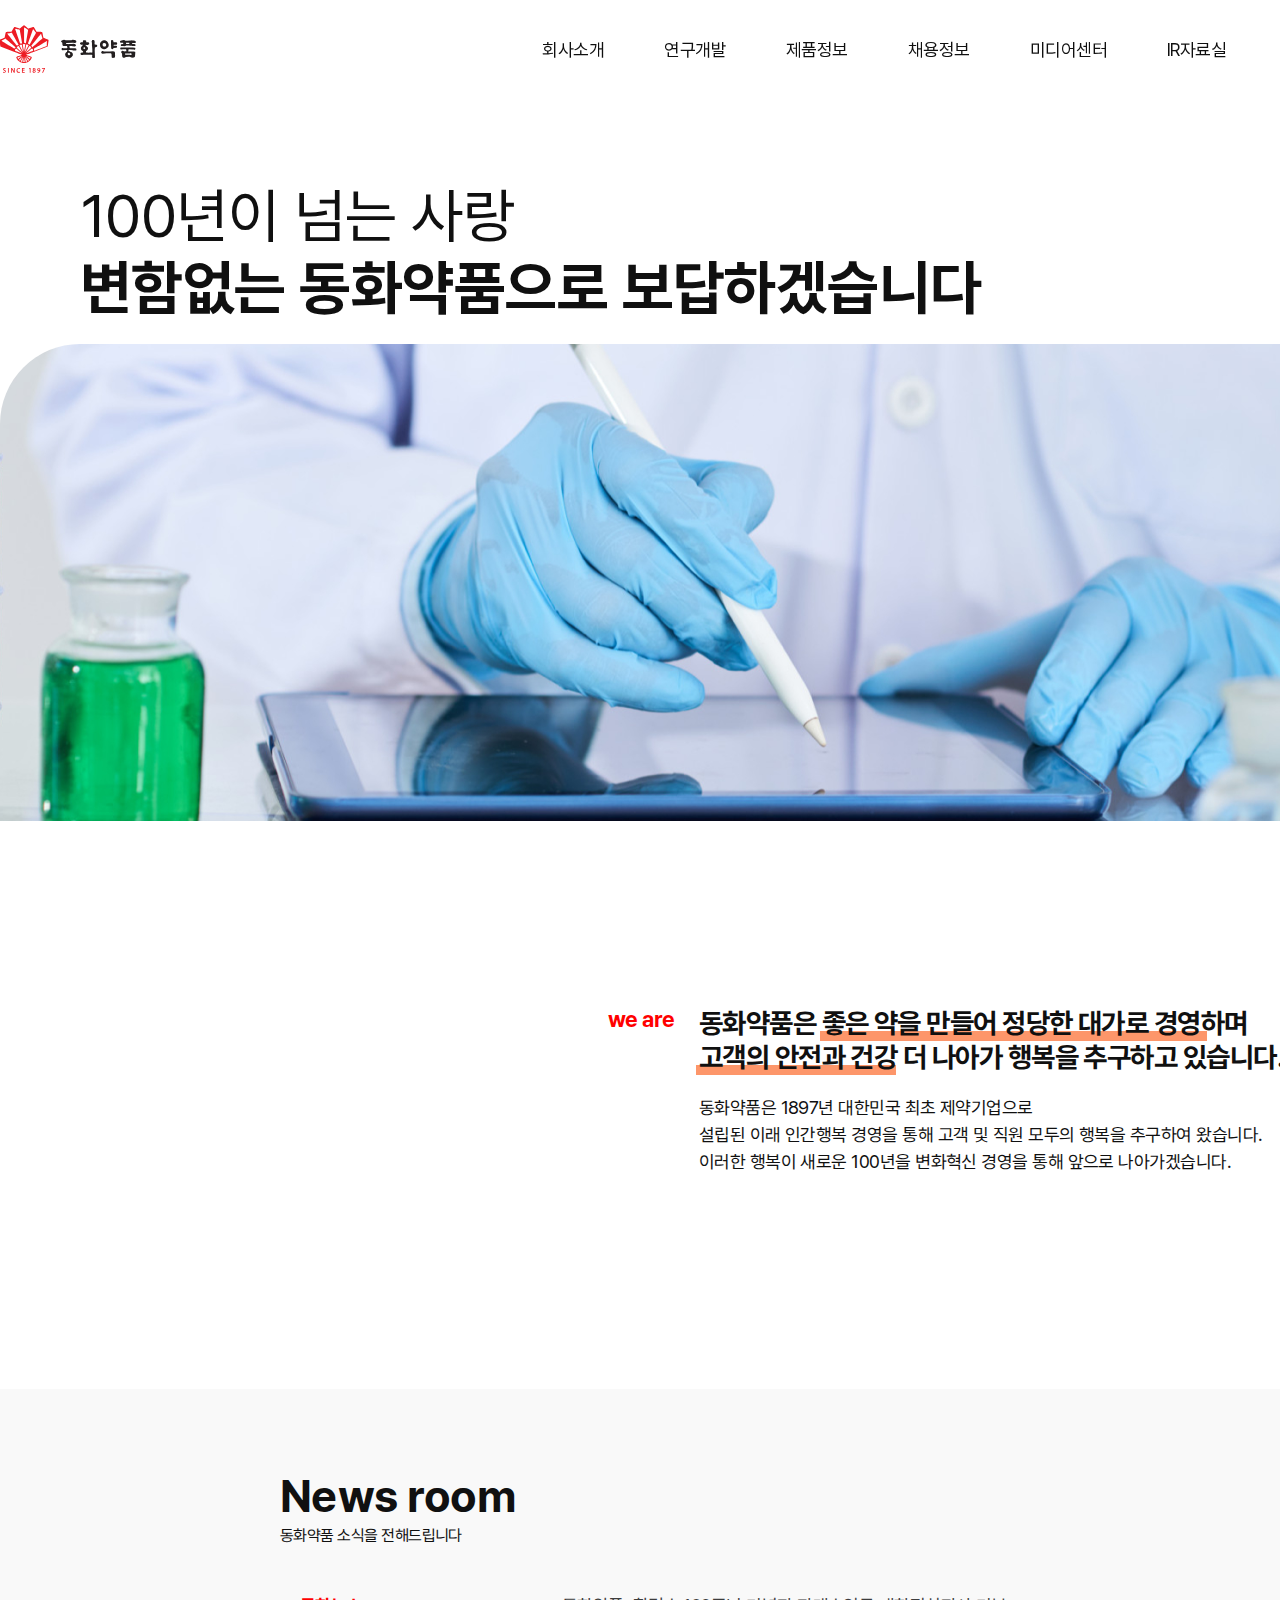
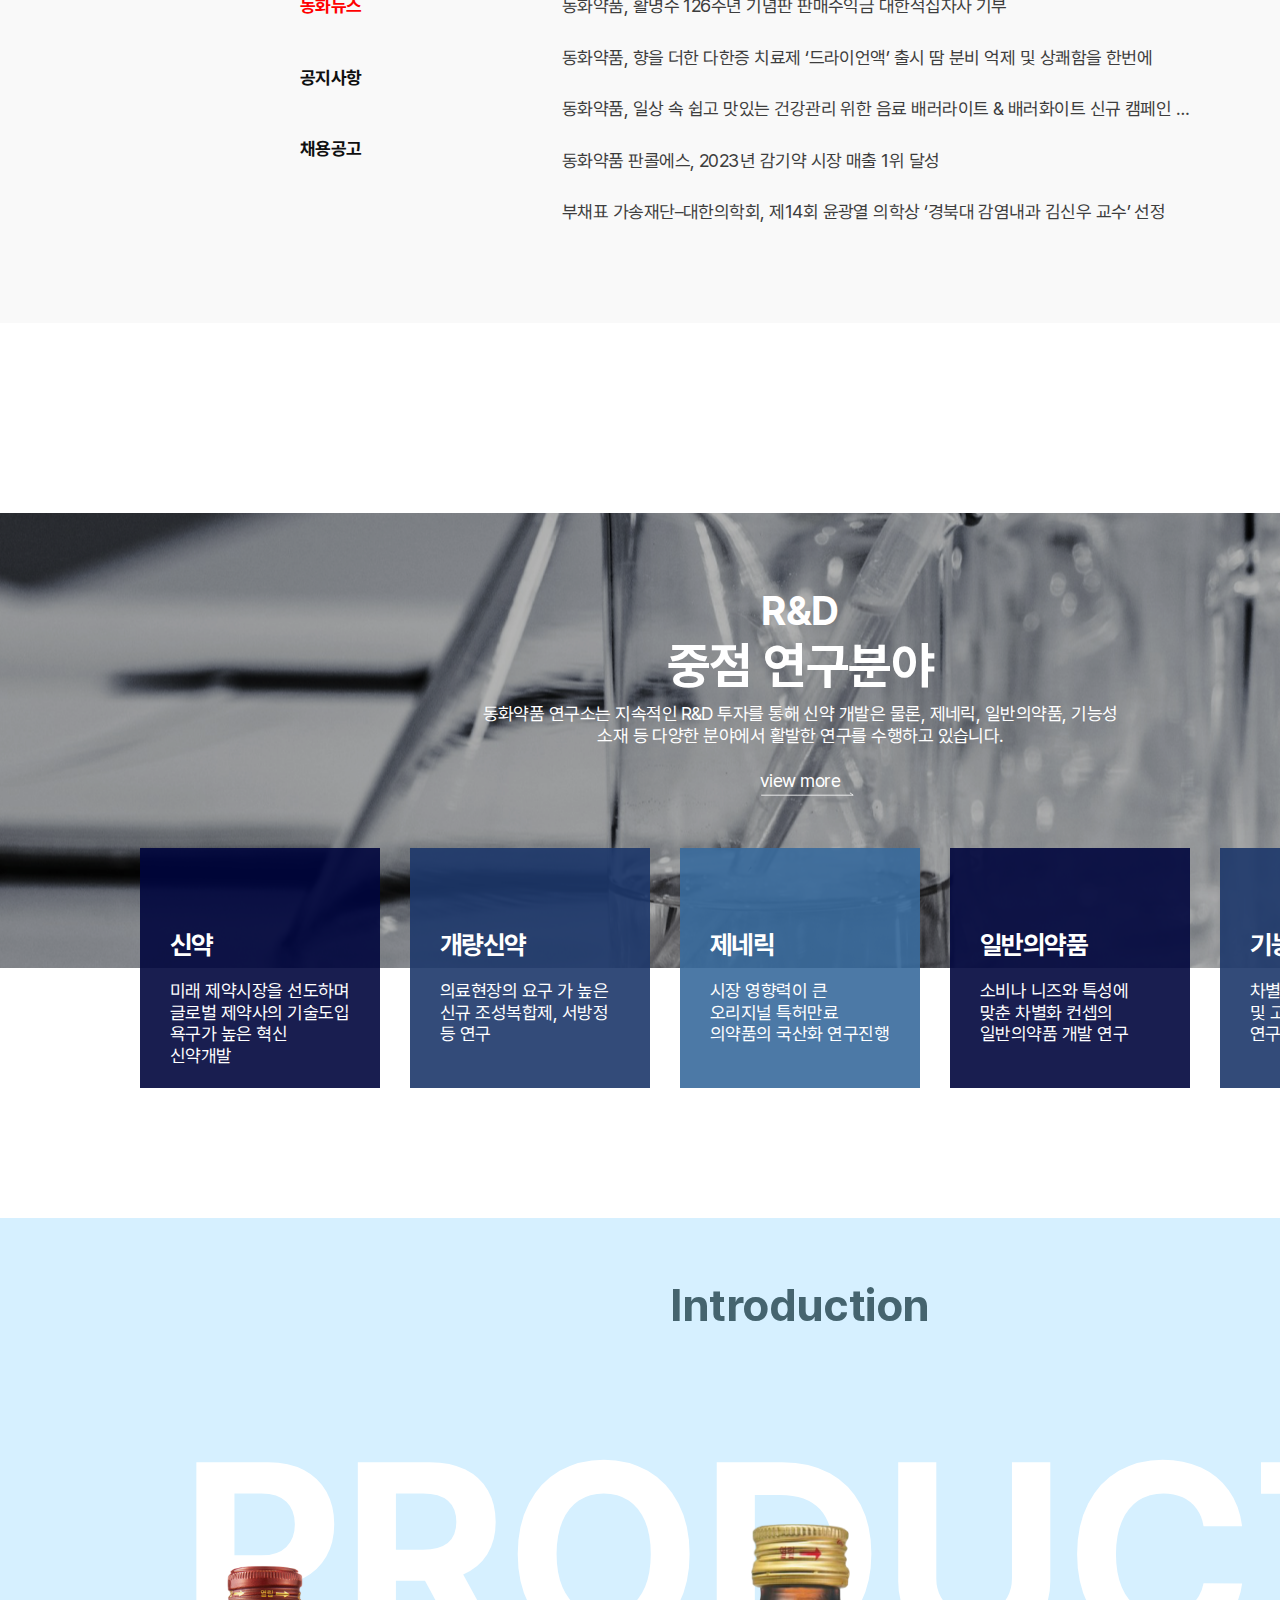
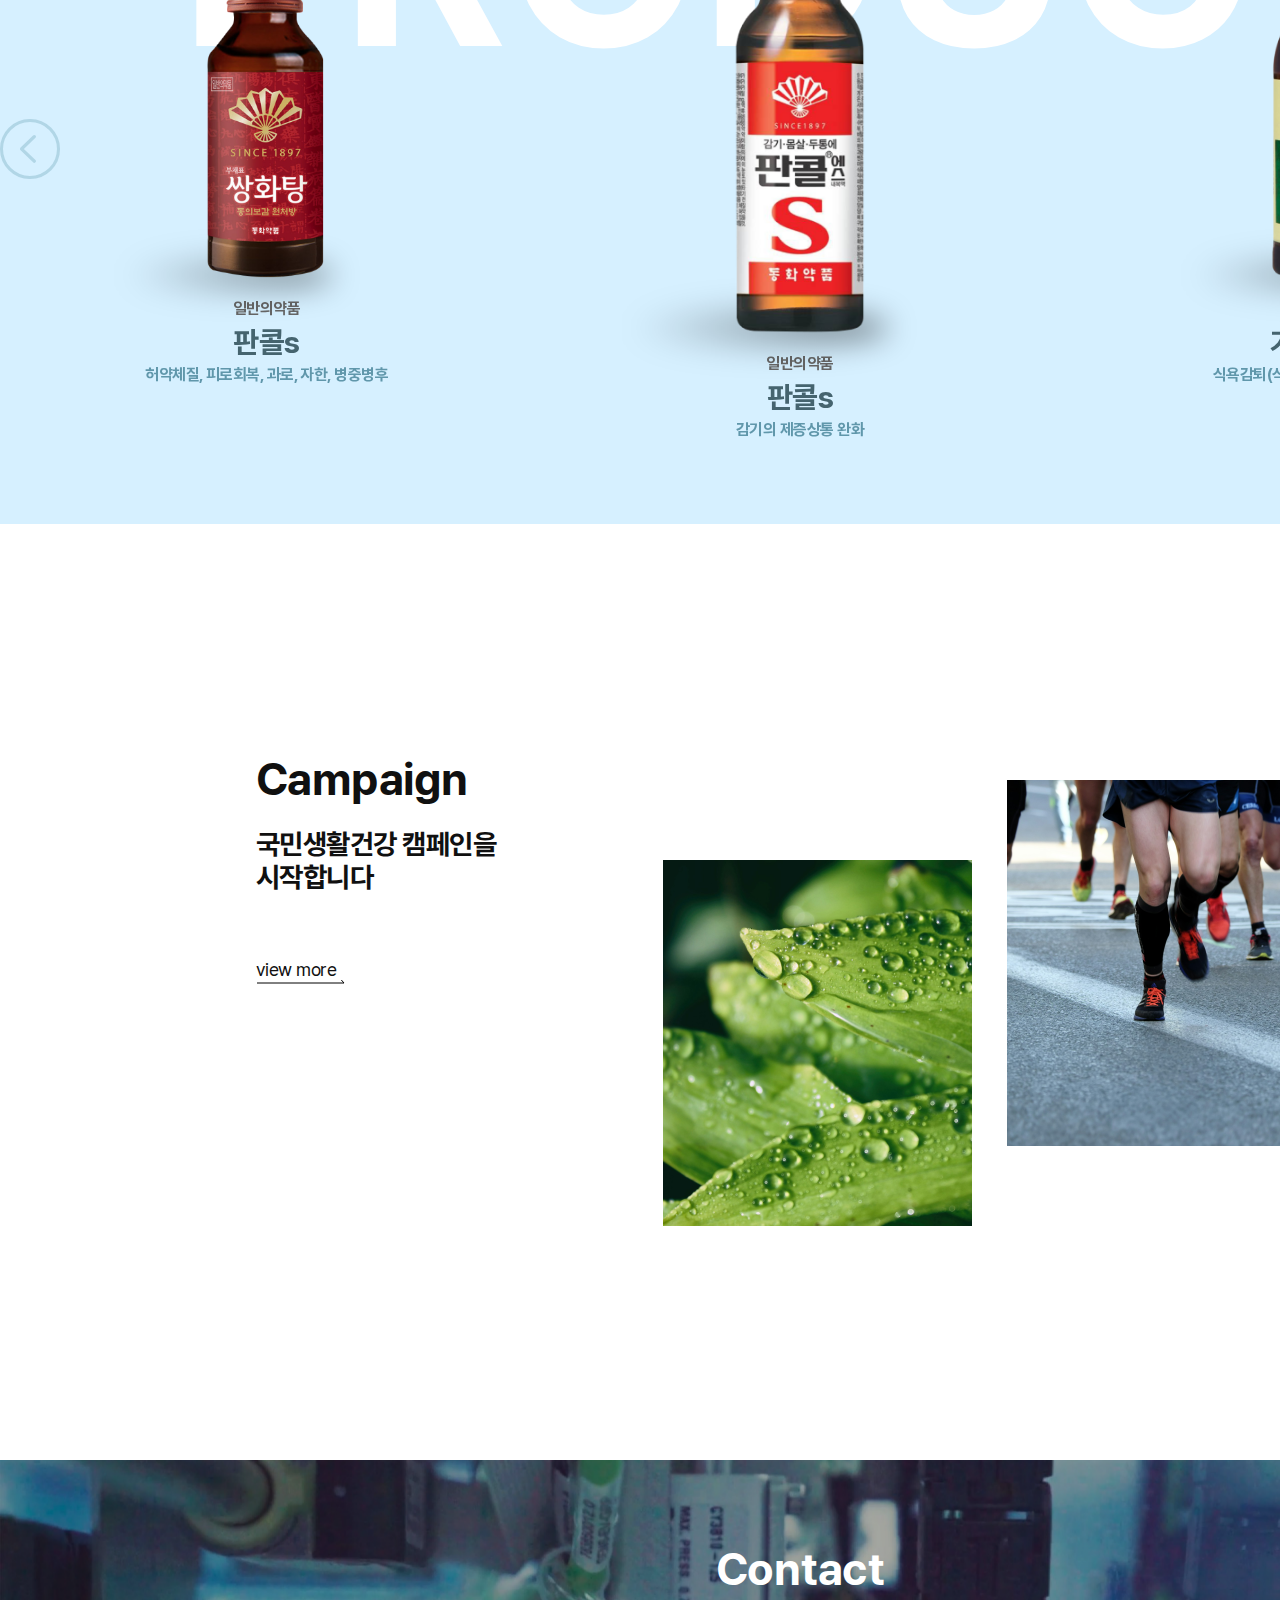
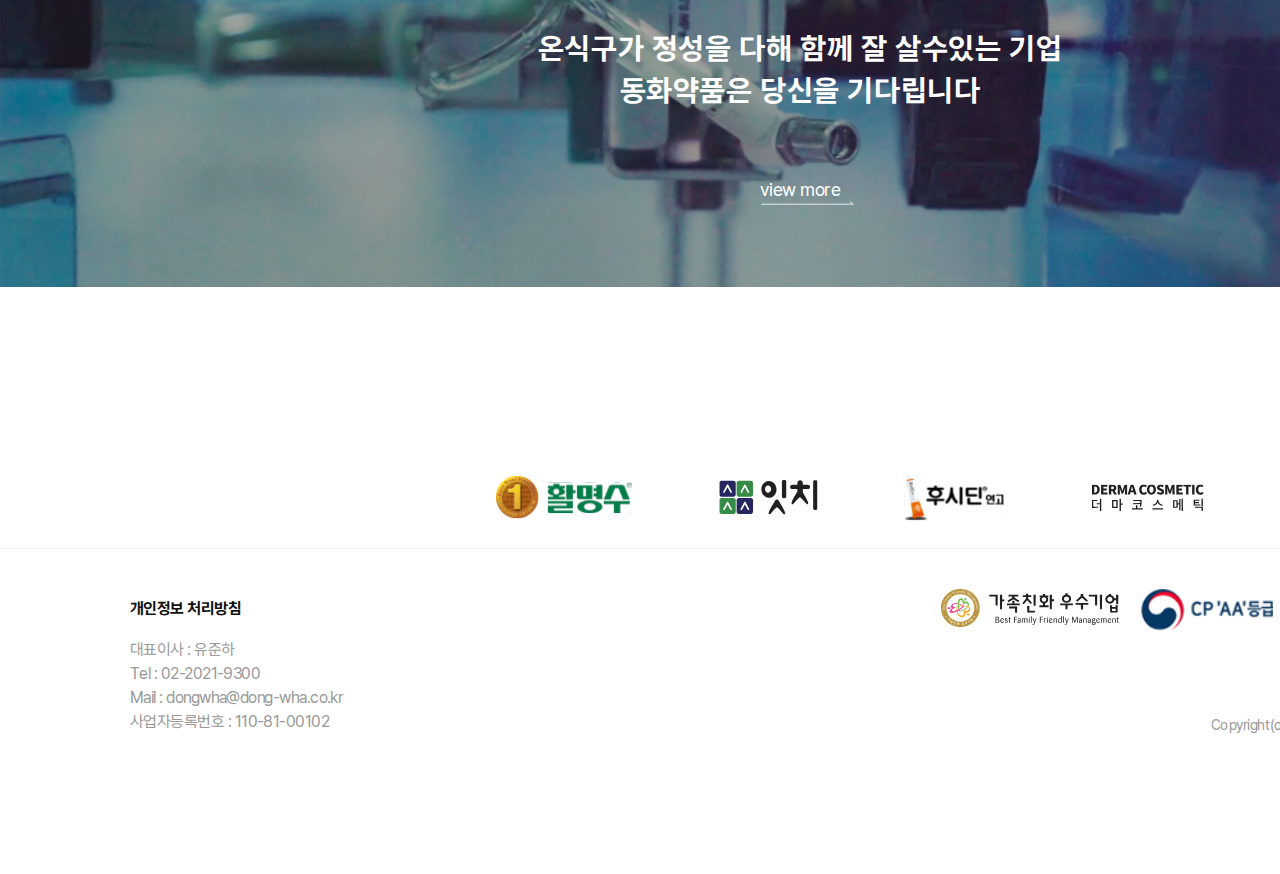
<file: donghwa/index.html>
<!DOCTYPE html>
<html lang="ko">
<head>
    <meta charset="UTF-8">
    <meta name="viewport" content="width=device-width, initial-scale=1.0">
    <link rel="" typy="images/x-icon" href="favicon.ico">
    <link rel="stylesheet" href="css/main.css">
    <script src="https://cdn.jsdelivr.net/npm/swiper@8/swiper-bundle.min.js"></script>
    <link rel="stylesheet" href="https://cdn.jsdelivr.net/npm/swiper@8/swiper-bundle.min.css">
    <script src="js/jquery-3.7.1.min.js"></script>
    <script src="js/main.js"></script>
    <title>동화약품</title>
</head>
<body>
    <div class="skipnav">
        <a href="#container">본분 바로가기</a>
        <a href="#gnb">대메뉴 바로가기</a>
    </div>
    <div id="wrap">
        <header>
            <div class="wrapper">
                <h1 class="logo">
                    <a href="index.html">동화약품</a>
                </h1>
                <div class="header_right">
                    <nav class="gnb">
                        <button class="gnb_open">메뉴열기</button>
                        <div class="gnb_wrap">
                            <ul class="depth1">
                                <li><a href="#n">회사소개</a></li>
                                <li><a href="#n">연구개발</a></li>
                                <li><a href="#n">제품정보</a></li>
                                <li><a href="#n">채용정보</a></li>
                                <li><a href="#n">미디어센터</a></li>
                                <li><a href="#n">IR자료실</a></li>
                                <li><a href="#n">사회공헌</a></li>
                                <li><a href="#n">윤리경영</a></li>
                            </ul>
                        </div>
                        <button class="gnb_close">메뉴닫기</button>
                    </nav>
                    <div class="tnb">
                        <a href="#n" class="search">검색</a>
                        <a href="#n" class="lang">언어</a>
                    </div>
                </div><!--header_right-->
            </div><!--wrapper-->
        </header>
        <div class="container">
            <section class="visual">
                <div class="wrapper">
                    <h1>100년이 넘는 사랑<br>
                        <strong>변함없는 동화약품으로 보답하겠습니다</strong></h1>
                    <div class="visual_photo">
                        <img src="imges/main/visual_bg.png" alt="연구 사진">
                    </div>
                </div>
            </section>
            <section class="intro">
                <div class="wrapper">
                    <div class="inner">
                        <div class="sub_txt">we are</div>
                        <div class="txt">
                            <h2>동화약품은  좋은 약을 만들어 정당한 대가로 경영하며<br>
                                <span>고객의 안전과 건강 더 나아가 행복을 추구하고 있습니다.</span></h2>
                            <p>동화약품은 1897년 대한민국 최초 제약기업으로<br>
                                설립된 이래 인간행복 경영을 통해 고객 및 직원 모두의 행복을 추구하여 왔습니다.<br>
                                이러한 행복이 새로운 100년을 변화혁신 경영을 통해 앞으로 나아가겠습니다.</p>
                        </div><!--txt-->
                    </div><!--inner-->
                </div>
            </section>
            <section class="news">
                <div class="wrapper">
                    <h2>News room</h2>
                    <p>동화약품 소식을 전해드립니다</p>
                    <div class="inner">
                        <div class="news_teg">
                            <ul>
                                <li><span>동화뉴스</span></li>
                                <li>공지사항</li>
                                <li>채용공고</li>
                            </ul>
                        </div>
                        <div class="news_list">
                            <ul>
                                <li>
                                    <a href="#n">
                                        <strong>동화약품, 활명수 126주년 기념판 판매수익금 대한적십자사 기부</strong>
                                        <span>2024-03-28</span>
                                    </a>
                                </li>
                                <li>
                                    <a href="#n">
                                        <strong>동화약품, 향을 더한 다한증 치료제 ‘드라이언액’ 출시 땀 분비 억제 및 상쾌함을 한번에</strong>
                                        <span>2024-03-14</span>
                                    </a>
                                </li>
                                <li>
                                    <a href="#n">
                                        <strong>동화약품, 일상 속 쉽고 맛있는 건강관리 위한 음료 배러라이트 &amp; 배러화이트 신규 캠페인 선보여</strong>
                                        <span>2024-03-08</span>
                                    </a>
                                </li>
                                <li>
                                    <a href="#n">
                                        <strong>동화약품 판콜에스, 2023년 감기약 시장 매출 1위 달성</strong>
                                        <span>2024-02-28</span>
                                    </a>
                                </li>
                                <li>
                                    <a href="#n">
                                        <strong>부채표 가송재단–대한의학회, 제14회 윤광열 의학상 ‘경북대 감염내과 김신우 교수’ 선정</strong>
                                        <span>2024-01-22</span>
                                    </a>
                                </li>
                            </ul>
                        </div>
                        <div class="more">
                            <a href="#n">view more</a>
                            <img class="slogan" src="imges/main/slogan.svg" alt="">
                        </div>
                    </div><!--inner-->
                </div><!--wrapper-->
            </section>
            <section class="biz">
                <div class="wrapper">
                    <div class="biz_txt">
                        <h2>R&D<br><strong>중점 연구분야</strong></h2>
                        <p>동화약품 연구소는 지속적인 R&D 투자를 통해 신약 개발은 물론, 제네릭, 일반의약품, 기능성<br>소재 등 다양한 분야에서 활발한 연구를 수행하고  있습니다.</p>
                        <div class="more"><a href="#n">view more</a></div>
                    </div>
                    <div class="list">
                        <ul>
                            <li class="list01">
                                <h3>신약</h3>
                                <p>미래 제약시장을 선도하며 글로벌 제약사의 기술도입 욕구가 높은 혁신 신약개발</p>                               
                            </li>
                            <li class="list02">
                                <h3>개량신약</h3>
                                <p>의료현장의 요구 가 높은 신규 조성복합제, 서방정 등 연구</p>                               
                            </li>
                            <li class="list03">
                                <h3>제네릭</h3>
                                <p>시장 영향력이 큰 오리지널 특허만료 의약품의 국산화 연구진행</p>                               
                            </li>
                            <li class="list04">
                                <h3>일반의약품</h3>
                                <p>소비나 니즈와 특성에 맞춘 차별화 컨셉의 일반의약품 개발 연구</p>                               
                            </li>
                            <li class="list05">
                                <h3>기능성 소재</h3>
                                <p>차별화된 신규소재 개발 및 고령친화 기능성 식품 연구 개발</p>                               
                            </li>
                        </ul>
                    </div>
                </div>
            </section>
            <section class="product">
                <div class="wrapper">
                    <h2>Introduction</h2>
                    <div class="swiper product_list">
                        <ul class="swiper-wrapper"> 
                            <li class="swiper-slide">
                                <a href="#n">
                                    <span class="photo"><img src="imges/main/Fancall.png" alt="판콜 사진" class="img1"></span>
                                    <span>일반의약품</span>
                                    <h3>판콜s</h3>
                                    <p>감기의 제증상통 완화</p>
                                </a>
                            </li>
                            <li class="swiper-slide">
                                <a href="#n">
                                    <span class="photo"><img src="imges/main/Casualtywater.png" alt="판콜 사진" class="img2"></span>
                                    <span>일반의약품</span>
                                    <h3>가스활명수</h3>
                                    <p>식욕감퇴(식욕부진) 및 소화불량 등 완화</p>
                                </a>
                            </li>
                            <li class="swiper-slide">
                                <a href="#n">
                                    <span class="photo"><img src="imges/main/Ssanghwatang.png" alt="판콜 사진" class="img3"></span>
                                    <span>일반의약품</span>
                                    <h3>판콜s</h3>
                                    <p>허약체질, 피로회복, 과로, 자한, 병중병후</p>
                                </a>
                            </li>
                        </ul>
                        <button class="prev">이전</button>
                        <button class="next">다음</button>
                    </div>
                </div>
            </section><!--product-->
            <section class="campaign">
                <div class="wrapper">
                    <div class="inner">
                        <div class="cam_tit">
                            <h2>Campaign</h2>
                            <p>국민생활건강 캠페인을<br>
                                시작합니다</p>
                            <div class="more"><a href="#n">view more</a></div>
                        </div>
                        <div class="cam_photo">
                            <img class="cam01" src="imges/main/Campaign01.png" alt="자연 사진">
                            <img class="cam02" src="imges/main/Campaign02.png" alt="달리기 사진">
                        </div>
                    </div>
                </div>
            </section>
            <section class="contact">
                <div class="wrapper">
                    <h2>Contact</h2>
                    <p>온식구가 정성을 다해 함께 잘 살수있는 기업<br>
                        동화약품은 당신을 기다립니다</p>
                    <div class="more"><a href="#n">view more</a></div>
                </div>
            </section>
        </div>
        <footer>
            <div class="wrapper">
                <div class="f_logo">
                    <ul>
                        <li><img src="imges/common/f_logo01.svg" alt="가스활명수로고 사진"></li>
                        <li><img src="imges/common/f_logo02.svg" alt="잇치로고 사진"></li>
                        <li><img src="imges/common/f_logo03.svg" alt="후시딘로고 사진"></li>
                        <li><img src="imges/common/f_logo04.svg" alt="더마코스메틱로고 사진"></li>
                        <li><img src="imges/common/f_logo05.svg" alt="동화몰로고 사진"></li>
                    </ul>
                </div>
                <div class="line"></div>
                <div class="f_inner">
                    <div class="f_left">
                        <div class="f_menu"><a href="#n">개인정보 처리방침</a></div>
                        <div class="f_info">
                            <p>대표이사 : 유준하</p>
                            <p>Tel : 02-2021-9300</p>
                            <p>Mail : dongwha@dong-wha.co.kr</p>
                            <p>사업자등록번호 : 110-81-00102</p>
                        </div>
                    </div><!--f_left-->
                    <div class="f_right">
                        <div class="f_logo2">
                            <ul>
                                <li><img src="imges/common/f_logo06.svg" alt="가족친화우수로고 사진"></li>
                                <li><img src="imges/common/f_logo07.svg" alt="cp등급로고 사진"></li>
                                <li><img src="imges/common/f_logo08.svg" alt="kab로고 사진"></li>
                            </ul>
                        </div>
                        <div class="copyright">Copyright(c) DONG WHA PHARM. CO., LTD</div>
                    </div><!--f_right-->
                </div><!--f_inner-->
            </div><!--wrapper-->
        </footer>
    </div><!--wrap-->
</body>
</html>
</file>
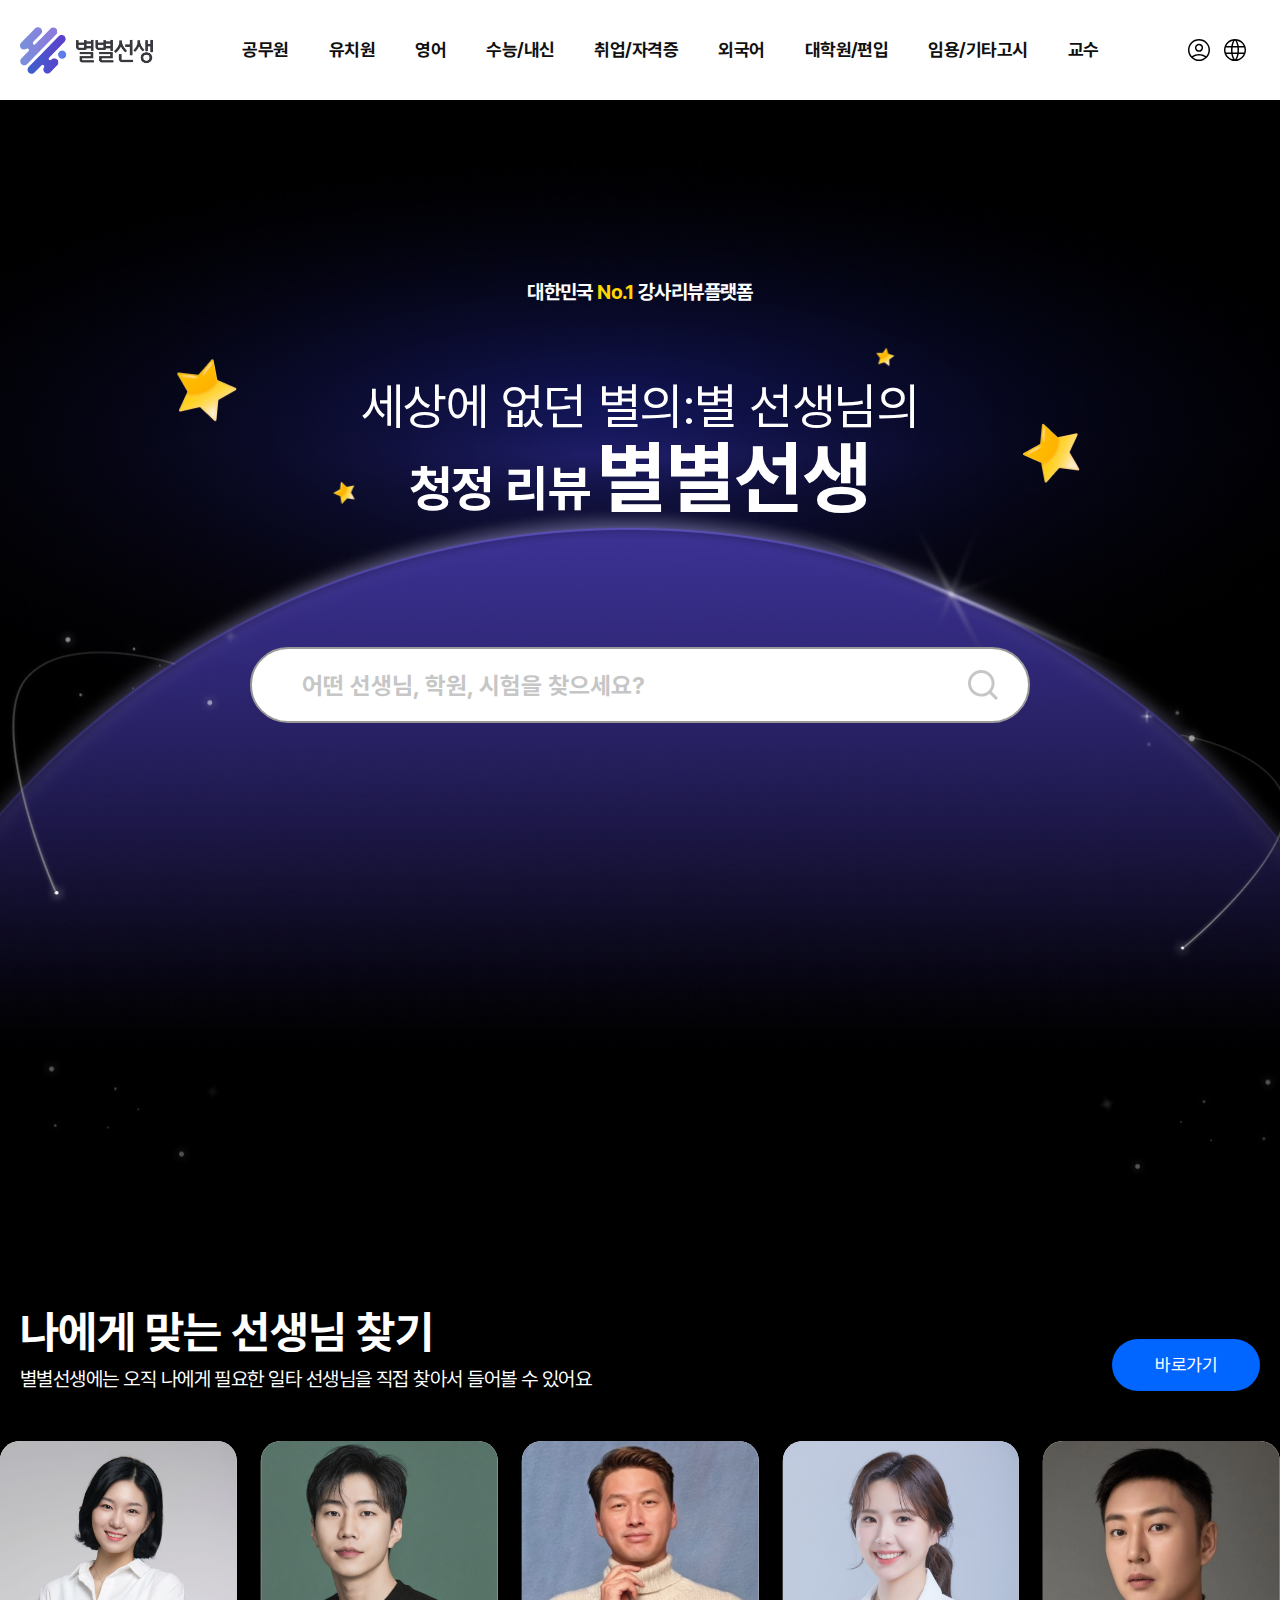
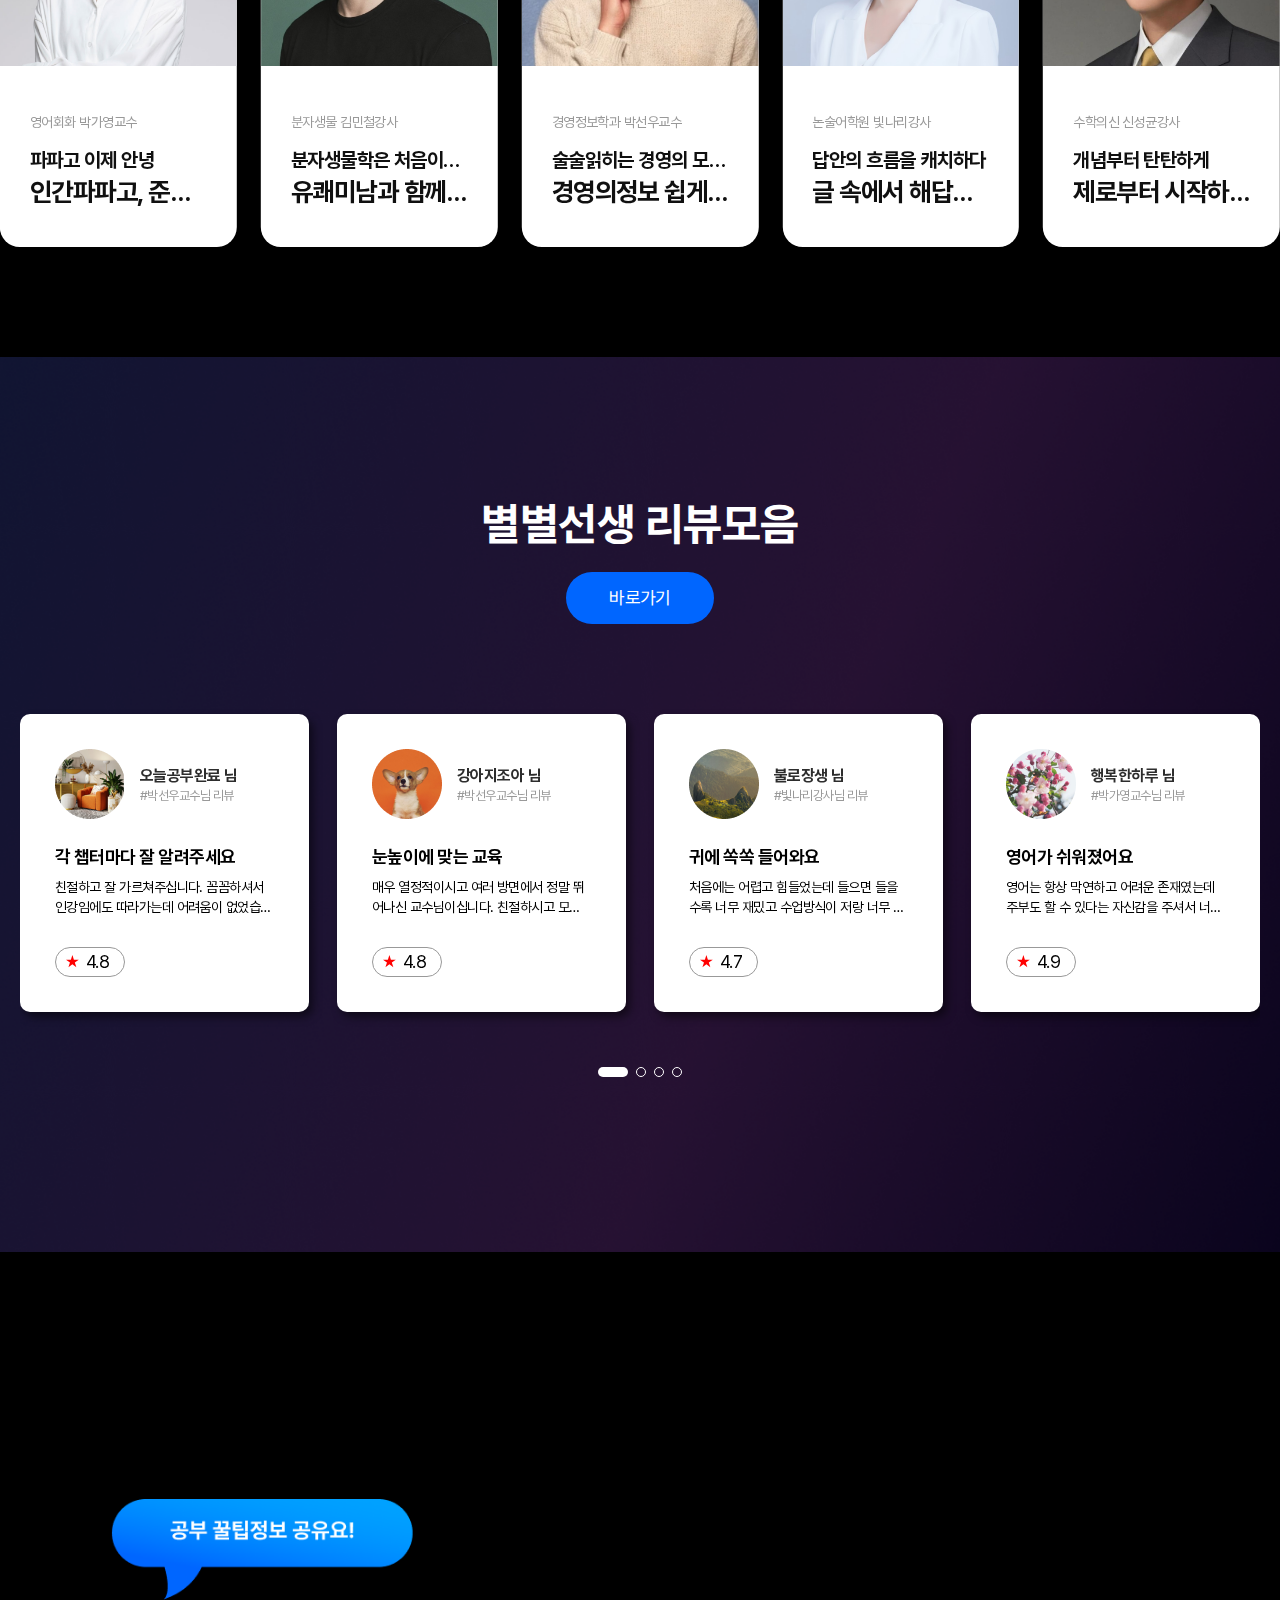
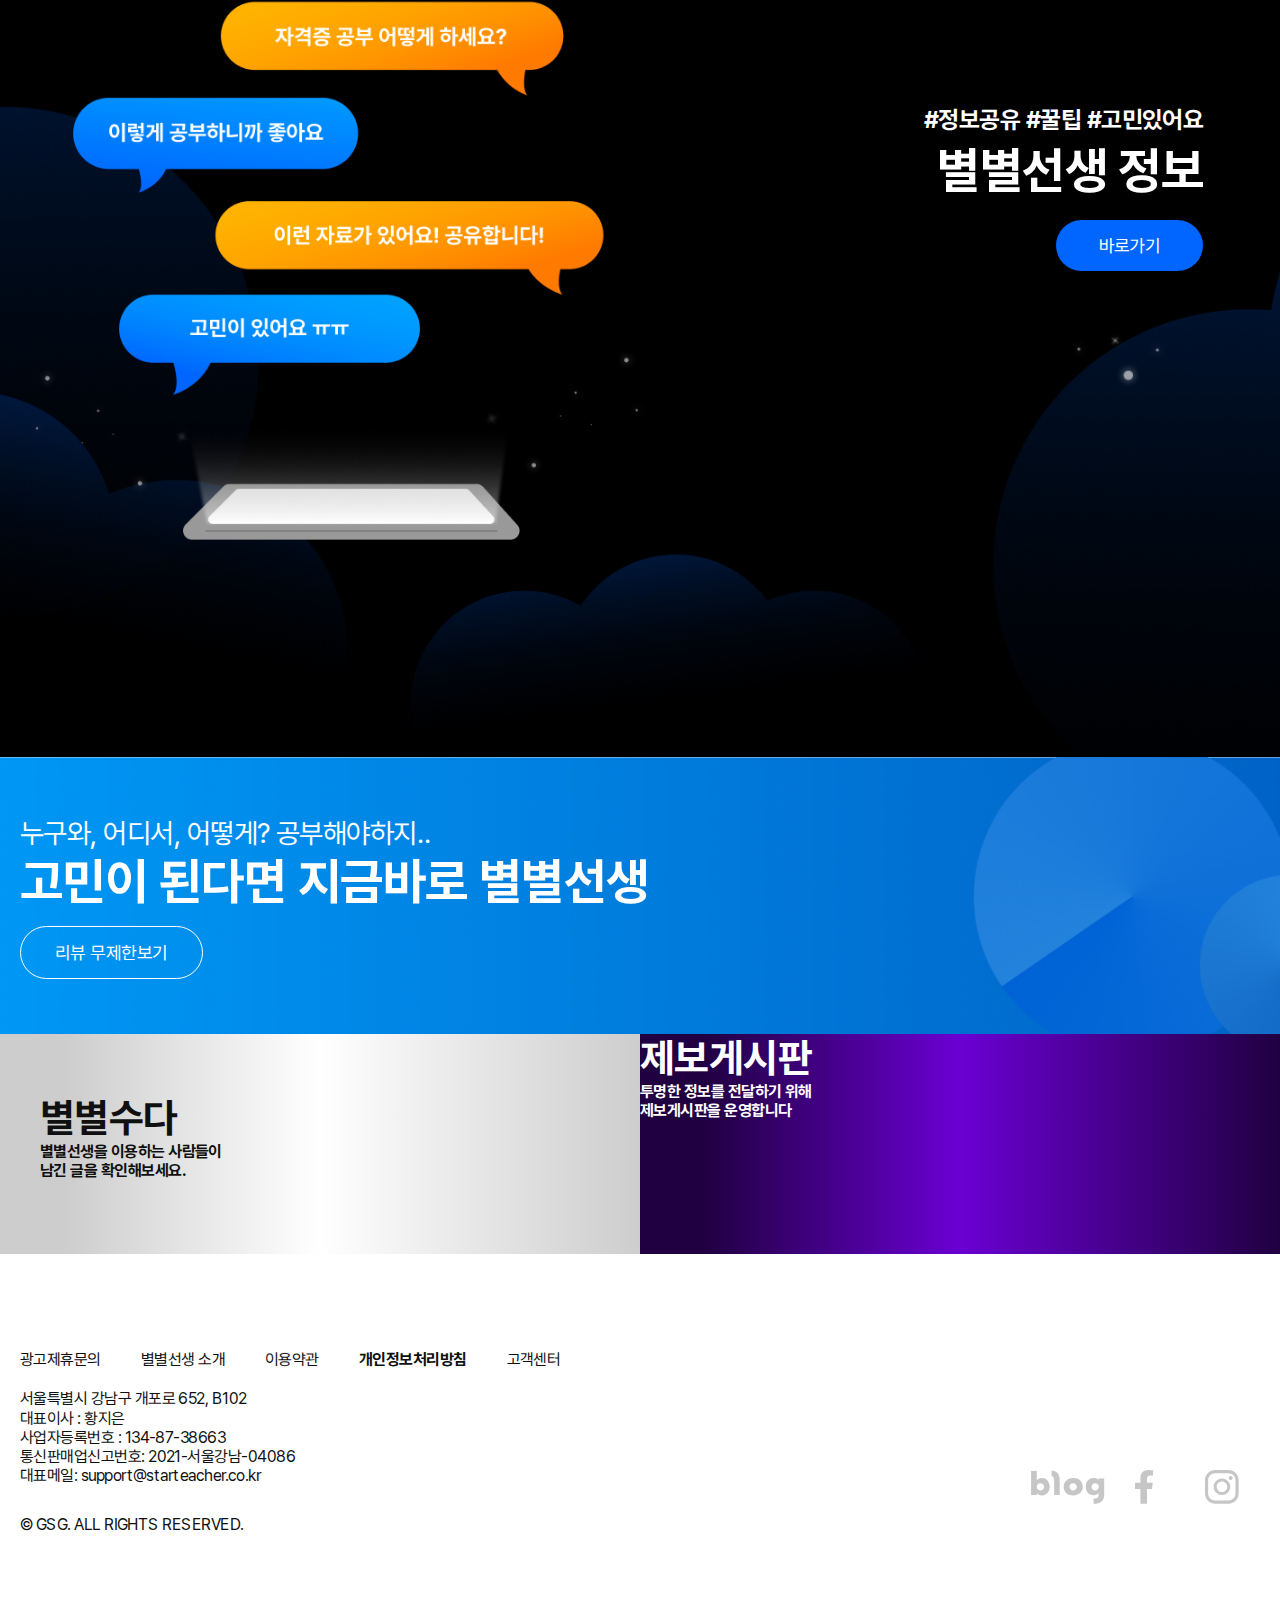
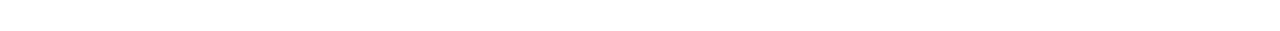
<file: starteacher/index.html>
<!DOCTYPE html>
<html lang="ko">
<head>
    <meta charset="UTF-8">
    <meta name="viewport" content="width=device-width, initial-scale=1.0">
    <link rel="stylesheet" href="css/main.css">
    <script src="js/jquery-3.7.1.min.js"></script>
    <script src="https://cdn.jsdelivr.net/npm/swiper@8/swiper-bundle.min.js"></script>
    <link rel="stylesheet" href="https://cdn.jsdelivr.net/npm/swiper@8/swiper-bundle.min.css">
    <script src="js/main.js"></script>
    <title>별별선생</title>
</head>
<body>
    <div id="wrap">
        <header>
            <div class="wrapper">
                <h1 class="logo"><a href="index.html">별별선생</a></h1>
                <nav class="gnb">
                    <button class="gnb_open">메뉴열기</button>
                    <div class="gnb_wrap">
                        <ul class="depth1">
                            <li>
                                <a href="#n">공무원</a>
                                <ul class="depth2">
                                    <li><a href="#n">행정직</a></li>
                                    <li><a href="#n">기술직</a></li>
                                    <li><a href="#n">경찰</a></li>
                                    <li><a href="#n">소방</a></li>
                                    <li><a href="#n">고등고시</a></li>
                                    <li><a href="#n">군무원/특정직</a></li>
                                </ul>
                            </li>
                            <li>
                                <a href="#n">유치원</a>
                                <ul class="depth2">
                                    <li><a href="#n">유치원/어린이집</a></li>
                                </ul>
                            </li>
                            <li>
                                <a href="#n">영어</a>
                                <ul class="depth2">
                                    <li><a href="#n">시험영어</a></li>
                                    <li><a href="#n">유학영어</a></li>
                                    <li><a href="#n">Speaking</a></li>
                                    <li><a href="#n">생활영어</a></li>
                                </ul>
                            </li>
                            <li>
                                <a href="#n">수능/내신</a>
                                <ul class="depth2">
                                    <li><a href="#n">고등학교</a></li>
                                    <li><a href="#n">중학교</a></li>
                                    <li><a href="#n">초등학교</a></li>
                                </ul>
                            </li>
                            <li>
                                <a href="#n">취업/자격증</a>
                                <ul class="depth2">
                                    <li><a href="#n">취업</a></li>
                                    <li><a href="#n">CPA</a></li>
                                    <li><a href="#n">변호사</a></li>
                                    <li><a href="#n">공인중개사</a></li>
                                    <li><a href="#n">세무사</a></li>
                                    <li><a href="#n">노무사</a></li>
                                    <li><a href="#n">법무사</a></li>
                                    <li><a href="#n">감정평가사</a></li>
                                    <li><a href="#n">변리사</a></li>
                                    <li><a href="#n">계리사</a></li>
                                    <li><a href="#n">손해사정사</a></li>
                                    <li><a href="#n">관세사</a></li>
                                    <li><a href="#n">기타자격증</a></li>
                                </ul>
                            </li>
                            <li>
                                <a href="#n">외국어</a>
                                <ul class="depth2">
                                    <li><a href="#n">중국어</a></li>
                                    <li><a href="#n">일본어</a></li>
                                    <li><a href="#n">기타외국어</a></li>
                                </ul>
                            </li>
                            <li>
                                <a href="#n">대학원/편입</a>
                                <ul class="depth2">
                                    <li><a href="#n">전문대학원</a></li>
                                    <li><a href="#n">편입</a></li>
                                </ul>
                            </li>
                            <li>
                                <a href="#n">임용/기타고시</a>
                                <ul class="depth2">
                                    <li><a href="#n">초등/유아임용</a></li>
                                    <li><a href="#n">중등임용</a></li>
                                </ul>
                            </li>
                            <li>
                                <a href="#n">교수</a>
                                <ul class="depth2">
                                    <li><a href="#n">교수</a></li>
                                </ul>
                            </li>
                        </ul>
                        <button class="gnb_close">메뉴닫기</button>
                    </div><!--gnb_wrap-->
                </nav>
                <div class="tnb">
                    <a href="#n" class="login">로그인</a>
                    <a href="#n" class="lang">언어</a>
                </div>
            </div><!--wrapper-->
        </header>
        <div class="container">
            <section class="visual">
                <div class="wrapper">
                    <h2>대한민국 <strong>No.1</strong> 강사리뷰플랫폼</h2>
                    <p>세상에 없던 별의:별 선생님의<br><span>청정 리뷰<strong>별별선생</strong><span></span></p>
                    <from>
                        <fieldset>
                            <legend>검색</legend>
                            <div class="v_search">
                                <label for="keyword">검색어</label>
                                <input type="text" id="keyword" placeholder="어떤 선생님, 학원, 시험을 찾으세요?">
                                <input type="submit" value="확인">
                            </div>
                        </fieldset>
                    </from>
                </div><!--wrapper-->
            </section>
            <section class="teacher">
                <div class="wrapper">
                    <div class="t_tit">
                        <h2>나에게 맞는 선생님 찾기</h2>
                        <p>별별선생에는 오직 나에게 필요한 일타 선생님을 직접 찾아서 들어볼 수 있어요</p>
                        <div class="more"><a href="#n">바로가기</a></div>
                    </div><!--t_tit-->
                </div><!--wrapper-->
                <div class="swiper">
                    <ul class="swiper-wrapper">
                        <li class="swiper-slide t_01">
                            <a href="#n">
                                <span class="photo">
                                    <img src="imgs/main/teacher01.png" alt="선생님 사진">
                                </span>
                                <div class="t_txt">
                                    <em>분자생물 김민철강사</em>
                                    <h2>분자생물학은 처음이지?</h2>
                                    <p>유쾌미남과 함께하는 생물학</p>
                                </div>
                            </a>
                        </li>
                        <li class="swiper-slide t_02">
                            <a href="#n">
                                <span class="photo">
                                    <img src="imgs/main/teacher02.png" alt="선생님 사진">
                                </span>
                                <div class="t_txt">
                                    <em>경영정보학과 박선우교수</em>
                                    <h2>술술읽히는 경영의 모든것</h2>
                                    <p>경영의정보 쉽게 알려드립니다</p>
                                </div>
                            </a>
                        </li>
                        <li class="swiper-slide t_03">
                            <a href="#n">
                                <span class="photo">
                                    <img src="imgs/main/teacher03.png" alt="선생님 사진">
                                </span>
                                <div class="t_txt">
                                    <em>논술어학원 빛나리강사</em>
                                    <h2>답안의 흐름을 캐치하다</h2>
                                    <p>글 속에서 해답을 낚는 방법</p>
                                </div>
                            </a>
                        </li>
                        <li class="swiper-slide t_01">
                            <a href="#n">
                                <span class="photo">
                                    <img src="imgs/main/teacher04.png" alt="선생님 사진">
                                </span>
                                <div class="t_txt">
                                    <em>수학의신 신성균강사</em>
                                    <h2>개념부터 탄탄하게</h2>
                                    <p>제로부터 시작하는 수학개념</p>
                                </div>
                            </a>
                        </li>
                        <li class="swiper-slide t_02">
                            <a href="#n">
                                <span class="photo">
                                    <img src="imgs/main/teacher05.png" alt="선생님 사진">
                                </span>
                                <div class="t_txt">
                                    <em>영어회화 박가영교수</em>
                                    <h2>파파고 이제 안녕</h2>
                                    <p>인간파파고, 준비되셨나요?</p>
                                </div>
                            </a>
                        </li>
                    </ul>
                </div><!--swiper-->
            </section>
            <section class="review">
                <div class="wrapper">
                    <h2>별별선생 리뷰모음</h2>
                    <div class="more"><a href="#n">바로가기</a></div>
                    <div class="swiper">
                        <ul class="swiper-wrapper">
                            <li class="swiper-slide">
                                <a href="#n">
                                    <div class="rev_id">
                                        <img src="imgs/main/review01.png" alt="프로필 사진">
                                        <div class="name">
                                            <strong>오늘공부완료 님</strong>
                                            <span>#박선우교수님 리뷰</span>
                                        </div>
                                    </div>
                                    <div class="rev_txt">
                                        <h2>각 챕터마다 잘 알려주세요</h2>
                                        <p>친절하고 잘 가르쳐주십니다. 꼼꼼하셔서 인강임에도 따라가는데 어려움이 없었습니다. 질문은 다소 기다려야하긴하지만 그만큼 꼼꼼하게 답변주셔서 오히려 더 감사하고 유익해서 좋았습니다~ ㅎㅎ</p>
                                    </div>
                                    <div class="score">4.8</div>
                                </a>
                            </li>
                            <li class="swiper-slide">
                                <a href="#n">
                                    <div class="rev_id">
                                        <img src="imgs/main/review02.png" alt="프로필 사진">
                                        <div class="name">
                                            <strong>강아지조아 님</strong>
                                            <span>#박선우교수님 리뷰</span>
                                        </div>
                                    </div>
                                    <div class="rev_txt">
                                        <h2>눈높이에 맞는 교육</h2>
                                        <p>매우 열정적이시고 여러 방면에서 정말 뛰어나신 교수님이십니다. 친절하시고 모르는게 있다면 답변도 잘 해주시고 덕분에 도움이 많이 되었습니다.</p>
                                    </div>
                                    <div class="score">4.8</div>
                                </a>
                            </li>
                            <li class="swiper-slide">
                                <a href="#n">
                                    <div class="rev_id">
                                        <img src="imgs/main/review03.png" alt="프로필 사진">
                                        <div class="name">
                                            <strong>불로장생 님</strong>
                                            <span>#빛나리강사님 리뷰</span>
                                        </div>
                                    </div>
                                    <div class="rev_txt">
                                        <h2>귀에 쏙쏙 들어와요</h2>
                                        <p>처음에는 어렵고 힘들었는데 들으면 들을수록 너무 재밌고 수업방식이 저랑 너무 잘 맞고 재밌었어요 유쾌하신 선생님 좋아요~</p>
                                        <div class="score">4.7</div>
                                    </div>
                                </a>
                            </li>
                            <li class="swiper-slide">
                                <a href="#n">
                                    <div class="rev_id">
                                        <img src="imgs/main/review04.png" alt="프로필 사진">
                                        <div class="name">
                                            <strong>행복한하루 님</strong>
                                            <span>#박가영교수님 리뷰</span>
                                        </div>
                                    </div>
                                    <div class="rev_txt">
                                        <h2>영어가 쉬워졌어요</h2>
                                        <p>영어는 항상 막연하고 어려운 존재였는데 주부도 할 수 있다는 자신감을 주셔서 너무 감사하고 도움이 많이 되었습니다.</p>
                                        <div class="score">4.9</div>
                                    </div>
                                </a>
                            </li>
                        </ul>
                        <div class="swiper-pagination"></div>
                    </div><!--swiper-->
                    <button class="prev">이전</button>
                    <button class="next">다음</button>
                </div><!--wrapper-->
            </section>
            <section class="info">
                <div class="wrapper">
                    <div class="inner">
                        <div class="info_left">
                            <img src="imgs/main/info_left.png" alt="말풍선 일러스트 사진">
                        </div>
                        <div class="info_right">
                            <h2>#정보공유 #꿀팁 #고민있어요</h2>
                            <h3>별별선생 정보</h3>
                            <div class="more"><a href="#n">바로가기</a></div>
                        </div>
                    </div><!--inner-->
                </div><!--wrapper-->
            </section>
            <section class="banner">
                <div class="wrapper">
                    <h2>누구와, 어디서, 어떻게? 공부해야하지..</h2>
                    <h3>고민이 된다면 지금바로 별별선생</h3>
                    <div class="more"><a href="#n">리뷰 무제한보기</a></div>
                </div><!--wrapper-->
            </section>
            <section class="board">
                <div class="inner">
                    <a href="#n" class="left">
                        <h2>별별수다</h2>
                        <p>별별선생을 이용하는 사람들이<br> 
                            남긴 글을 확인해보세요.</p>
                    </a>
                    <a href="#n" class="right">
                        <h2>제보게시판</h2>
                        <p>투명한 정보를 전달하기 위해<br>
                            제보게시판을 운영합니다</p>
                    </a>
                </div>
            </section>
        </div><!--container-->
        <footer>
            <div class="wrapper">
                <div class="f_left">
                    <div class="f_nav">
                        <ul>
                            <li><a href="#n">광고제휴문의</a></li>
                            <li><a href="#n">별별선생 소개</a></li>
                            <li><a href="#n">이용약관</a></li>
                            <li><a href="#n"><span>개인정보처리방침</span></a></li>
                            <li><a href="#n">고객센터</a></li>
                        </ul>
                    </div>
                    <div class="f_txt">
                        <span>서울특별시 강남구 개포로 652, B102</span>
                        <span>대표이사 : 황지은</span>
                        <span>사업자등록번호 : 134-87-38663</span>
                        <span>통신판매업신고번호: 2021-서울강남-04086</span>
                        <span>대표메일: support@starteacher.co.kr</span>
                        <div class="copyright">© GSG. ALL RIGHTS RESERVED.</div>
                    </div>
                </div>
                <div class="f_rihgt">
                    <div class="blog">블로그</div>
                    <div class="faec">페이스북</div>
                    <div class="instra">인스타그램</div>
                </div>
            </div><!--wrapper-->
        </footer>
    </div>
</body>
</html>
</file>
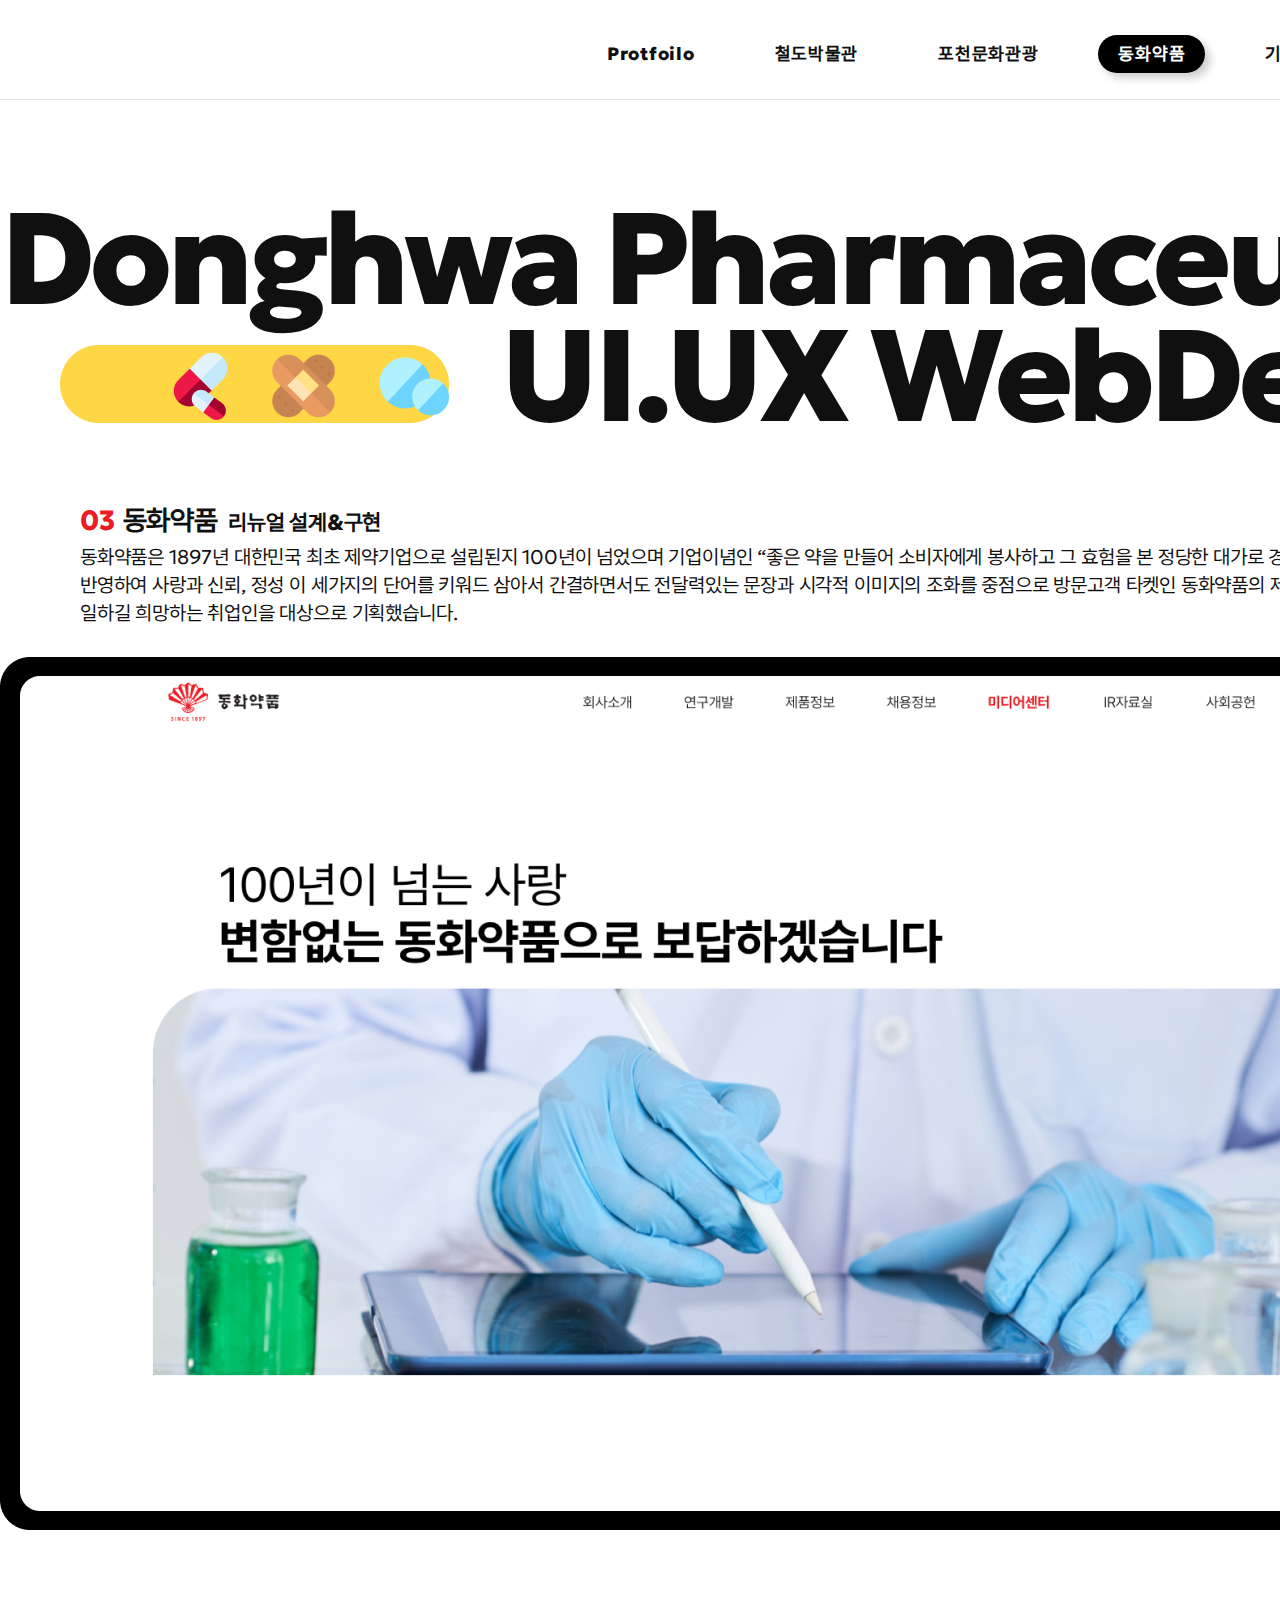
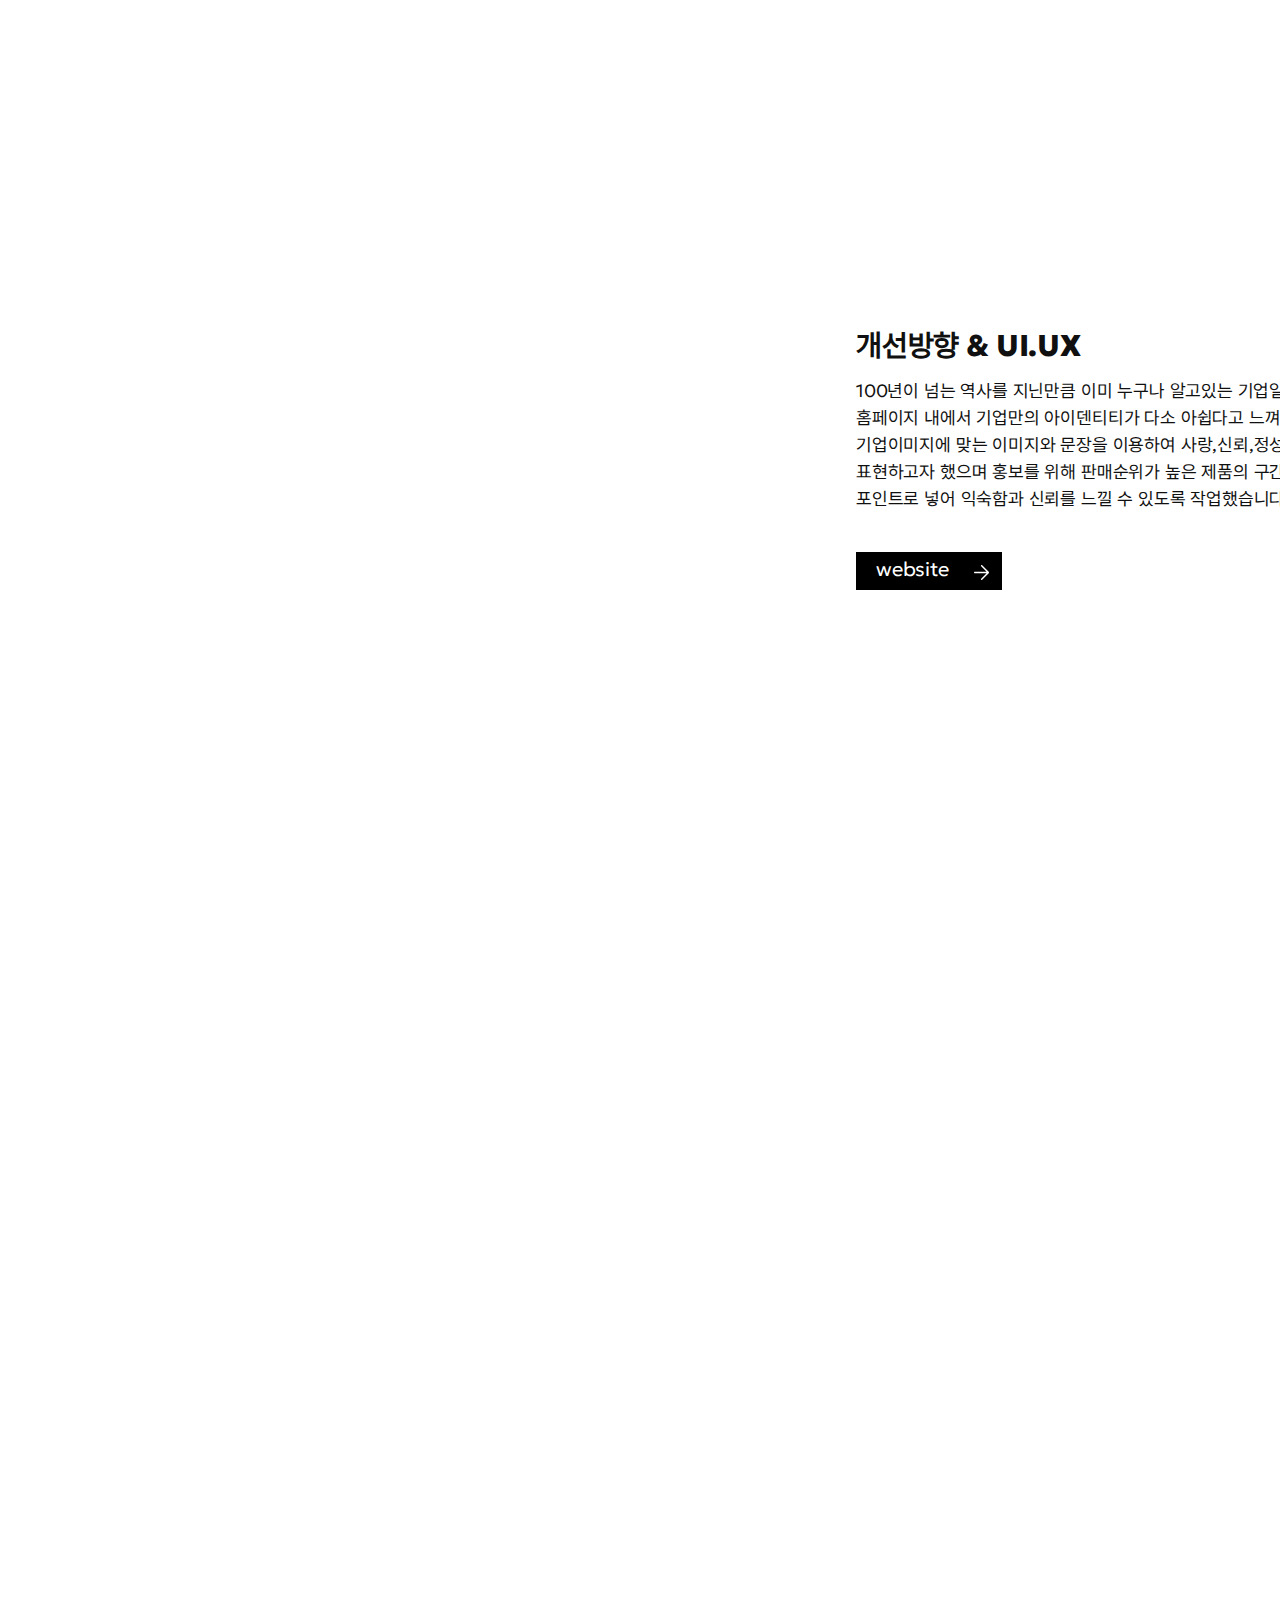
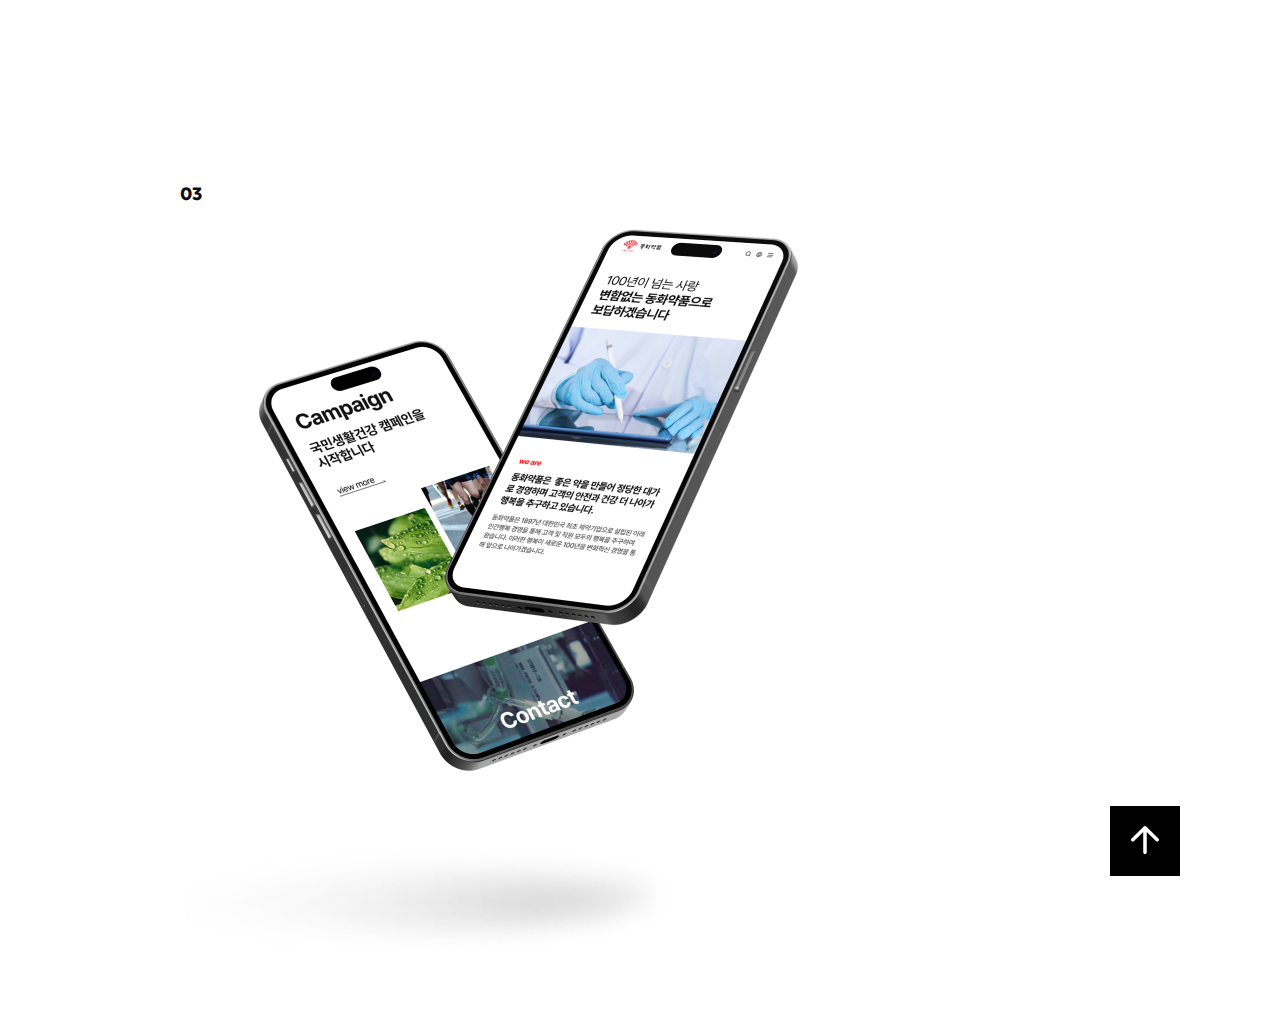
<file: portfolio/contents/donghwa.html>
<!DOCTYPE html>
<html lang="ko">
<head>
    <meta charset="UTF-8">
    <meta name="viewport" content="width=device-width, initial-scale=1.0">
    <link rel="stylesheet" href="../css/contents.css">
    <script src="../js/jquery-3.7.1.min.js"></script>
    <script src="../js/contents.js"></script>
    <link href="https://unpkg.com/aos@2.3.1/dist/aos.css" rel="stylesheet">
    <script src="https://unpkg.com/aos@2.3.1/dist/aos.js"></script>
    <title>동화약국 Design</title>
</head>
<body>
    <div id="wrap" class="donghwa">
        <header>
            <nav>
                <div class="gnb">
                    <div class="wrapper">
                        <div class="inner">
                            <ul>
                                <li><a href="../../index.html">Protfoilo</a></li>
                                <li><a href="../../portfolio/contents/track.html">철도박물관</a></li>
                                <li><a href="../../portfolio/contents/pocheon.html">포천문화관광</a></li>
                                <li class="on" data-on><a href="#n">동화약품</a></li>
                                <li><a href="../../portfolio.pdf" target="_blank" title="새창링크">기타디자인</a></li>
                                <li class="site on" data-on2><a href="../../donghwa/index.html" target="_blank" title="새창링크">Website</a></li>
                            </ul>
                        </div>
                    </div>
                </div>
            </nav>
        </header>
            <div class="tit">
                <div class="wrapper">
                    <div class="Pocheon_tit">
                    <h1>Donghwa Pharmaceutical<br><strong>UI.UX WebDesign</strong></h1>
                    </div>
                    <div class="move">
                        <img src="../imges/main/donghwa_ani.png" alt="기차 사진">
                        <img class="cloud" src="../imges/main/donghwa_ani2.png" alt="구름 사진">
                    </div>
                </div><!--wrapper-->
            </div><!--tit-->
        <section class="planning">
            <div class="wrapper">
                <div class="planning_txt">
                    <h2><strong>03</strong>동화약품<span>리뉴얼 설계&구현</span></h2>
                    <p>동화약품은 1897년 대한민국 최초 제약기업으로 설립된지 100년이 넘었으며 기업이념인 “좋은 약을 만들어 소비자에게 봉사하고 그 효험을 본 정당한 대가로 경영되는 회사"의 의도를 반영하여 사랑과 신뢰, 정성 이 세가지의 단어를 키워드 삼아서 간결하면서도 전달력있는 문장과 시각적 이미지의 조화를 중점으로 방문고객 타켓인 동화약품의 제품을 이용하는 고객, 기업에 일하길 희망하는 취업인을 대상으로 기획했습니다.</p>
                </div>
                <div class="planning_photo">
                    <img src="../imges/main/donghwa_photo.png" alt="웹 사진">
                </div>
            </div>
        </section>
        <section class="pc">
            <div class="wrapper">
                <div class="number" data-aos="fade-right" data-aos-delay="30">02</div>
                <div class="inner">
                    <div class="pc_left">
                        <div data-aos="fade-right" data-aos-delay="30"><img src="../imges/main/donghwa_left.png" alt="웹 사진"></div>
                    </div>
                    <div class="pc_right">
                        <div class="direction">
                            <h2>개선방향 & UI.UX</h2>
                            <p>100년이 넘는 역사를 지닌만큼 이미 누구나 알고있는 기업일수 있으나 홈페이지 내에서 기업만의 아이덴티티가 다소 아쉽다고 느껴졌습니다. 기업이미지에 맞는 이미지와 문장을 이용하여 사랑,신뢰,정성을 표현하고자 했으며 홍보를 위해 판매순위가 높은 제품의 구간을 포인트로 넣어 익숙함과 신뢰를 느낄 수 있도록 작업했습니다.</p>
                            <div class="website"><a href="../../donghwa/index.html" target="_blank" title="새창링크" >website</a></div>
                        </div>
                        <div data-aos="fade-left"><img src="../imges/main/donghwa_right.png" alt="웹 사진"></div>
                    </div>
                </div>
            </div><!--wrapper-->
        </section>
        <section class="mobile">
            <div class="wrapper">
                <div class="number">03</div>
                <div class="inner">
                    <div class="m_left">
                        <div class="move">
                            <img class="phone" src="../imges/main/donghwa_m.png" alt="모바일목업 사진">
                        </div>
                        <div>
                            <img class="m_shadow" src="../imges/main/m_shadow.png" alt="모바일목업그림자 사진">
                        </div>
                    </div>
                    <div class="m_right" data-aos="fade-left" data-aos-delay="10">
                        <h2>Typography & Color</h2>
                        <div class="m_txt">
                            <div>
                                <strong>Basics</strong>
                                <span>Prenendard M,B</span>
                            </div>
                        </div><!--m_txt-->
                        <div class="color">
                            <div class="color01">#191E4F</div>
                            <div class="color02">#C9EBFF</div>
                            <div class="color03">#FF0000</div>
                        </div>
                        <div class="m_txt2" >
                            <span>디자인 100%</span>
                            <span>코딩 100%</span>
                            <div class="day">작업기간 : 2024. 03. 25. ~ 29.</div>
                        </div>
                    </div><!--m_right-->
                </div><!--inner-->
            </div><!--wrapper-->
        </section>
        <div class="top">
            <div class="wrapper">
                <a href="#n">TOP</a>
            </div>
        </div>
    </div><!--wrap-->
</body>
</html>
</file>
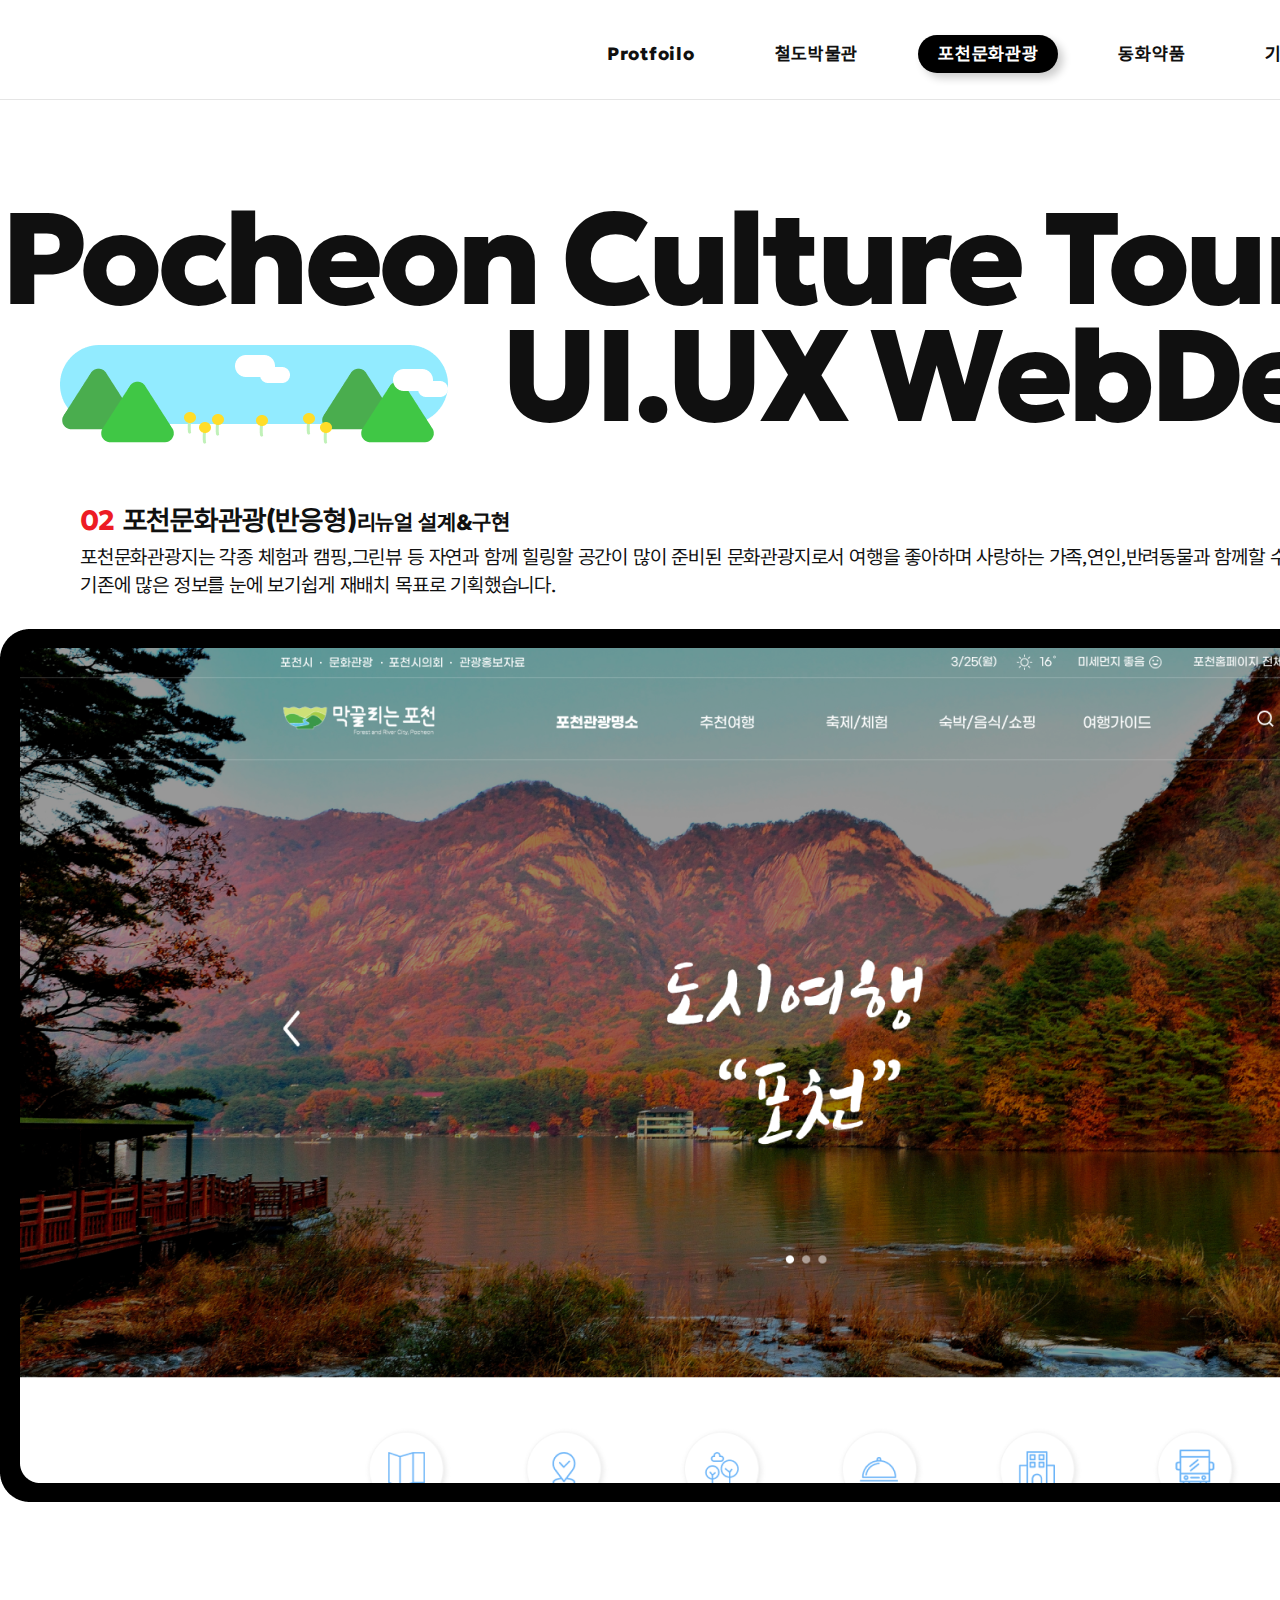
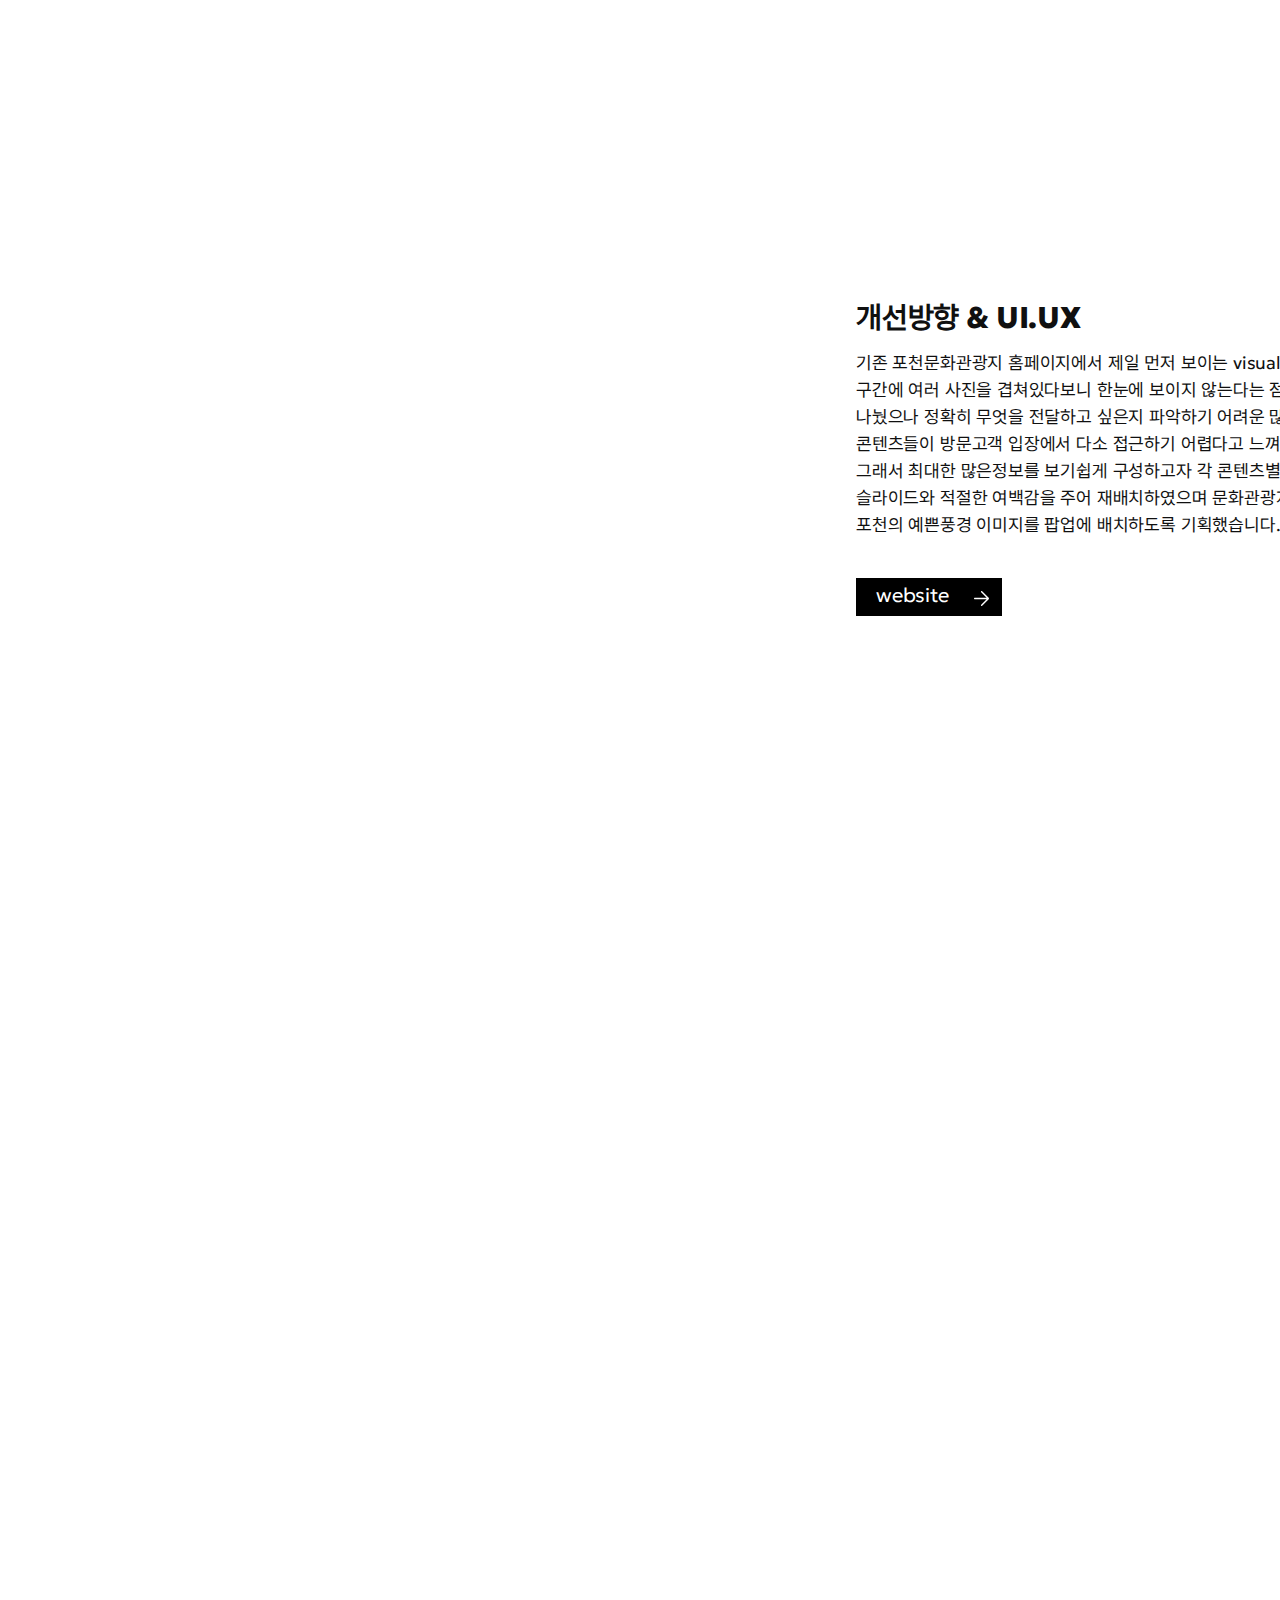
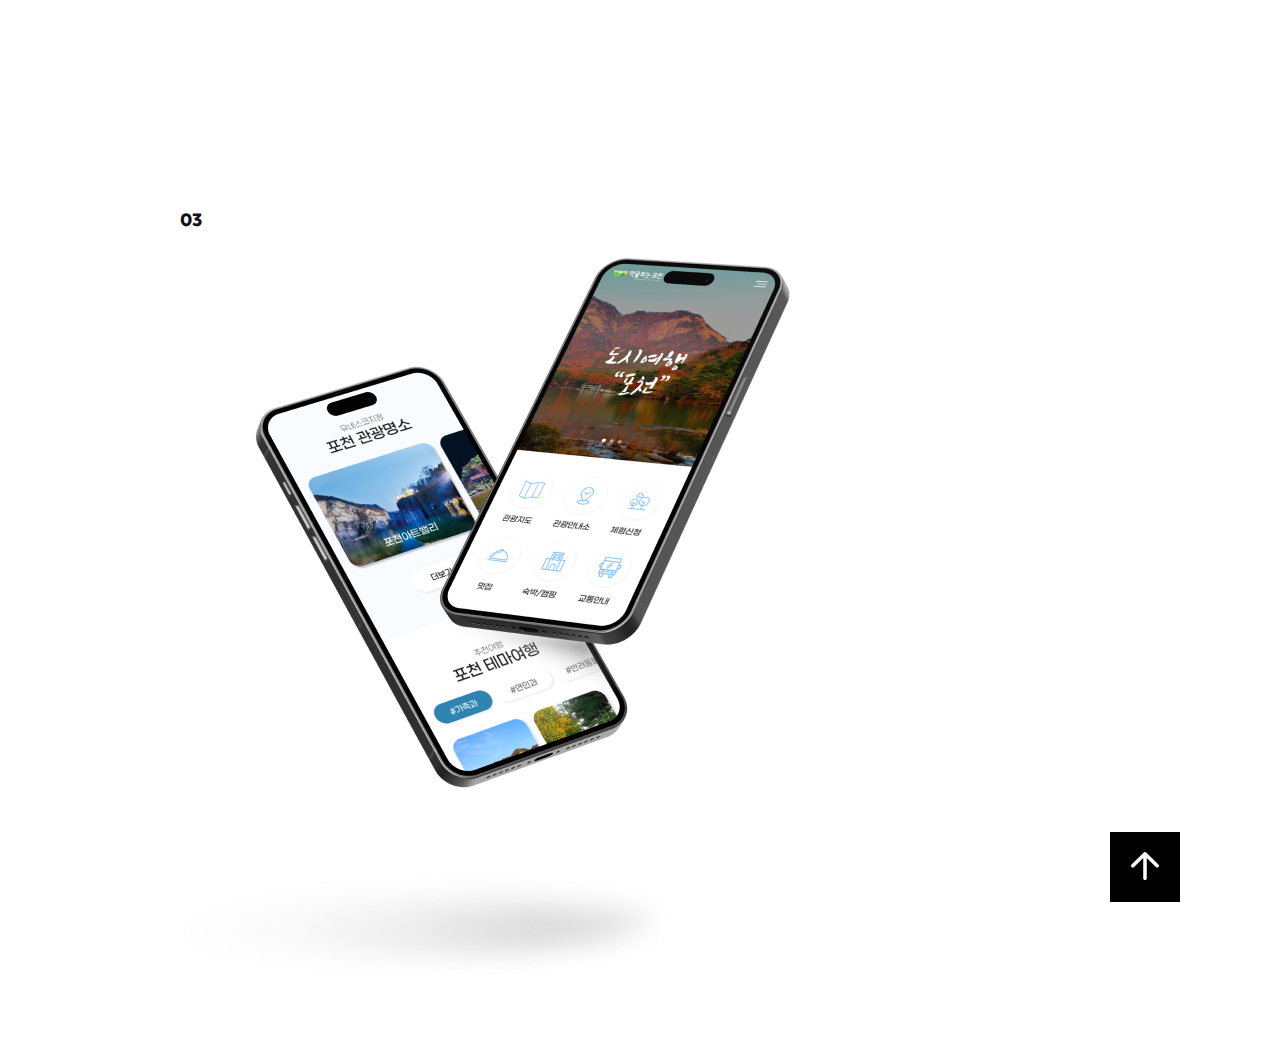
<file: portfolio/contents/pocheon.html>
<!DOCTYPE html>
<html lang="ko">
<head>
    <meta charset="UTF-8">
    <meta name="viewport" content="width=device-width, initial-scale=1.0">
    <link rel="stylesheet" href="../css/contents.css">
    <script src="../js/jquery-3.7.1.min.js"></script>
    <script src="../js/contents.js"></script>
    <link href="https://unpkg.com/aos@2.3.1/dist/aos.css" rel="stylesheet">
    <script src="https://unpkg.com/aos@2.3.1/dist/aos.js"></script>
    <title>포천문화관광 Design</title>
</head>
<body>
    <div id="wrap" class="pocheon">
        <header>
            <nav>
                <div class="gnb">
                    <div class="wrapper">
                        <div class="inner">
                            <ul>
                                <li><a href="../../index.html">Protfoilo</a></li>
                                <li><a href="../../portfolio/contents/track.html">철도박물관</a></li>
                                <li class="on" data-on><a href="#n">포천문화관광</a></li>
                                <li><a href="../../portfolio/contents/donghwa.html">동화약품</a></li>
                                <li><a href="../../portfolio.pdf" target="_blank" title="새창링크">기타디자인</a></li>
                                <li class="site on" data-on2><a href="../../pocheon/index.html" target="_blank" title="새창링크">Website</a></li>
                            </ul>
                        </div>
                    </div>
                </div>
            </nav>
        </header>
            <div class="tit">
                <div class="wrapper">
                    <div class="Pocheon_tit">
                    <h1>Pocheon Culture Tourism<br><strong>UI.UX WebDesign</strong></h1>
                    </div>
                    <div class="move">
                        <img src="../imges/main/Pocheon_ani.png" alt="기차 사진">
                        <img class="cloud" src="../imges/main/Pocheon_cloud.png" alt="구름 사진">
                    </div>
                </div><!--wrapper-->
            </div><!--tit-->
        <section class="planning">
            <div class="wrapper">
                <div class="planning_txt">
                    <h2><strong>02</strong>포천문화관광(반응형)<span>리뉴얼 설계&구현</span></h2>
                    <p>포천문화관광지는 각종 체험과 캠핑,그린뷰 등 자연과 함께 힐링할  공간이  많이 준비된 문화관광지로서 여행을 좋아하며 사랑하는 가족,연인,반려동물과 함께할 수 있는 힐링 여행에 초점을 두고 기존에 많은 정보를 눈에 보기쉽게 재배치 목표로 기획했습니다.</p>
                </div>
                <div class="planning_photo">
                    <img src="../imges/main/Pocheon_photo.png" alt="웹 사진">
                </div>
            </div>
        </section>
        <section class="pc">
            <div class="wrapper">
                <div class="number" data-aos="fade-right" data-aos-delay="300">02</div>
                <div class="inner">
                    <div class="pc_left">
                        <div data-aos="fade-right" data-aos-delay="300"><img src="../imges/main/Pocheon_left.png" alt="웹 사진"></div>
                    </div>
                    <div class="pc_right" >
                        <div class="direction">
                            <h2>개선방향 & UI.UX</h2>
                            <p>기존 포천문화관광지 홈페이지에서 제일 먼저 보이는 visual 팝업 구간에 여러 사진을 겹쳐있다보니 한눈에 보이지 않는다는 점과 영역을 나눴으나 정확히 무엇을 전달하고 싶은지 파악하기 어려운 많은 콘텐츠들이 방문고객 입장에서 다소 접근하기 어렵다고 느껴졌습니다. 그래서 최대한 많은정보를 보기쉽게 구성하고자 각 콘텐츠별로 좌우 슬라이드와 적절한 여백감을 주어 재배치하였으며 문화관광지인만큼 포천의 예쁜풍경 이미지를 팝업에 배치하도록 기획했습니다.</p>
                            <div class="website" target="_blank" title="새창링크"><a href="../../pocheon/index.html" target="_blank" title="새창링크">website</a></div>
                        </div>
                        <div data-aos="fade-left" data-aos-delay="300"><img src="../imges/main/Pocheon_right.png" alt="웹 사진"></div>
                    </div>
                </div>
            </div><!--wrapper-->
        </section>
        <section class="mobile">
            <div class="wrapper">
                <div class="number">03</div>
                <div class="inner">
                    <div class="m_left">
                        <div class="move">
                            <img class="phone" src="../imges/main/Pocheon_m.png" alt="모바일목업 사진">
                        </div>
                        <div>
                            <img class="m_shadow" src="../imges/main/m_shadow.png" alt="모바일목업그림자 사진">
                        </div>
                    </div>
                    <div class="m_right" data-aos="fade-left" data-aos-delay="10">
                        <h2>Typography & Color</h2>
                        <div class="m_txt">
                            <div>
                                <strong>Basics</strong>
                                <span>Prenendard M,B</span>
                            </div>
                            <div>
                                <strong>Point</strong>
                                <span>Korail Round Gothic B</span>
                            </div>
                        </div><!--m_txt-->
                        <div class="color">
                            <div class="color01">#2E84B1</div>
                            <div class="color02">#000233</div>
                            <div class="color03">#F8FCFF</div>
                        </div>
                        <div class="m_txt2" >
                            <span>디자인 100%</span>
                            <span>코딩 100%</span>
                            <div class="day">작업기간 : 2024. 03. 25. ~ 31.</div>
                        </div>
                    </div><!--m_right-->
                </div><!--inner-->
            </div>
        </section>
        <div class="top">
            <div class="wrapper">
                <a href="#n">TOP</a>
            </div>
        </div>
    </div><!--wrap-->
</body>
</html>
</file>
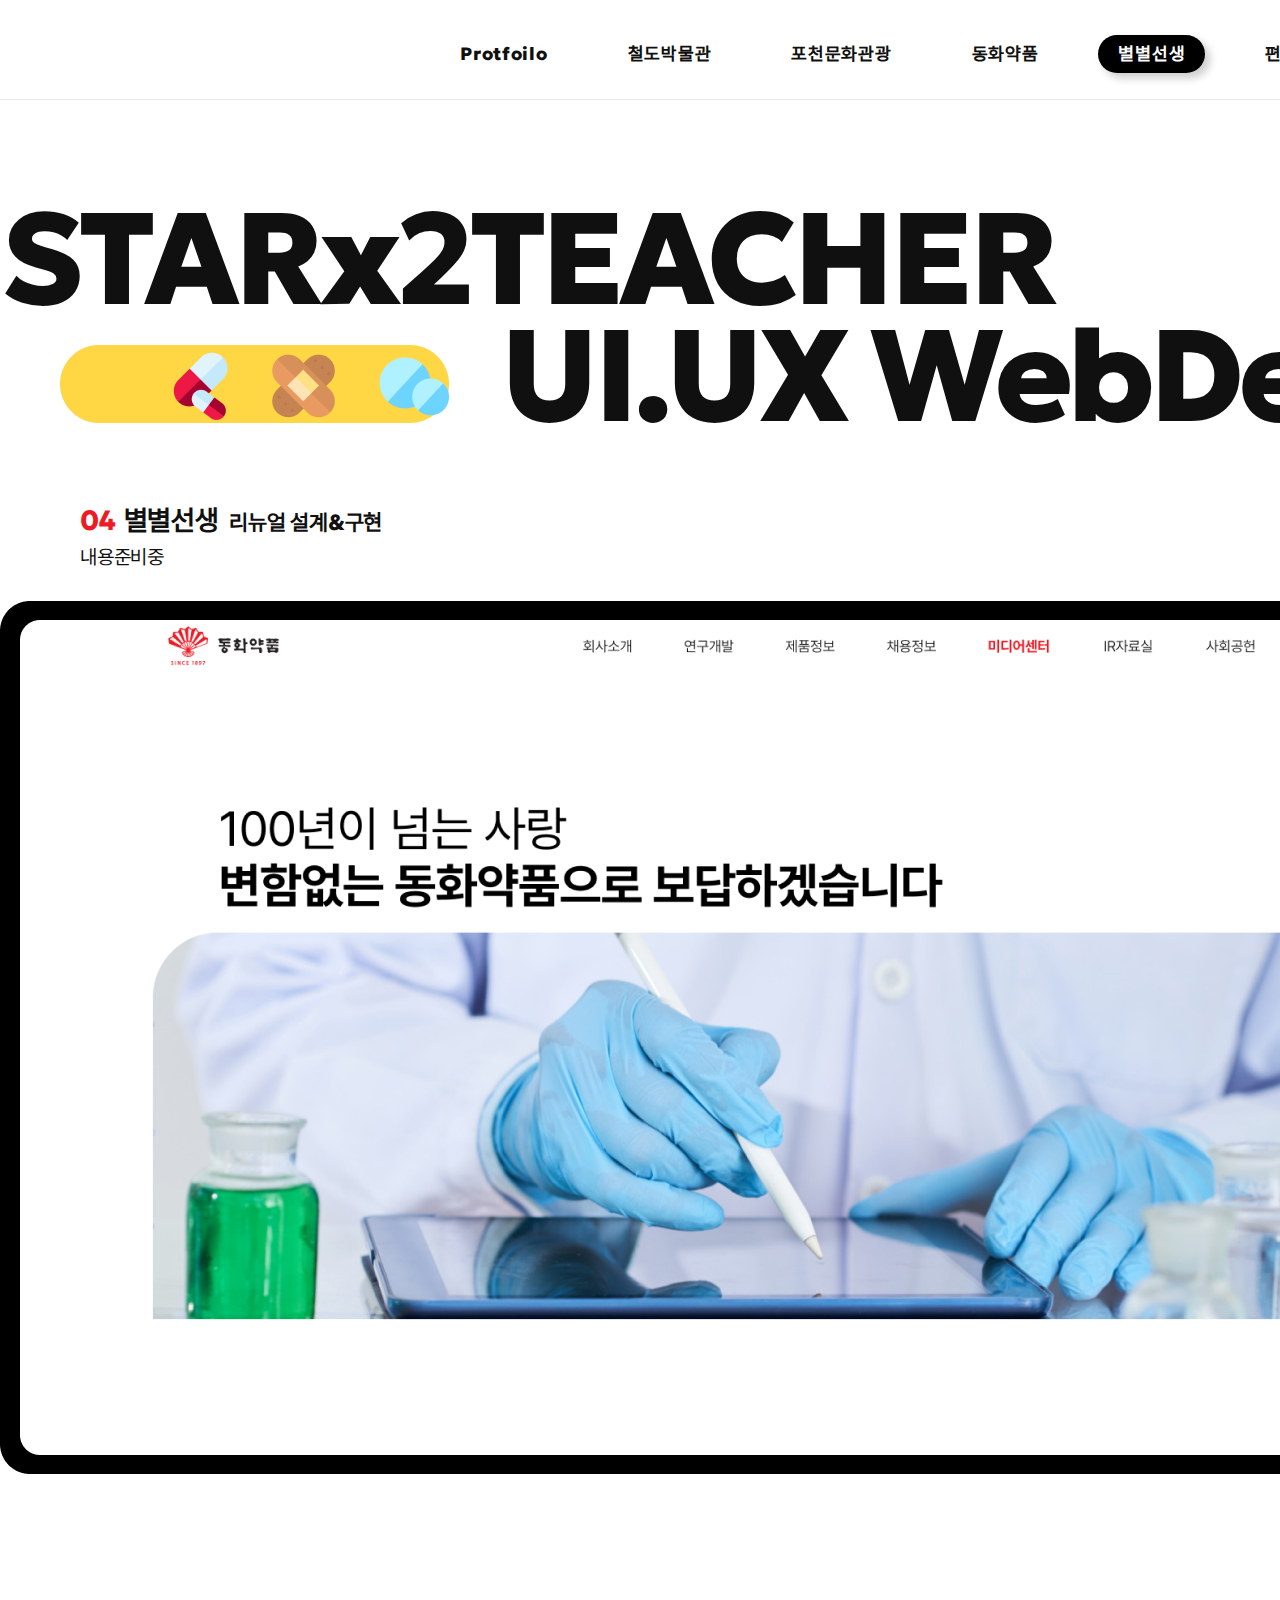
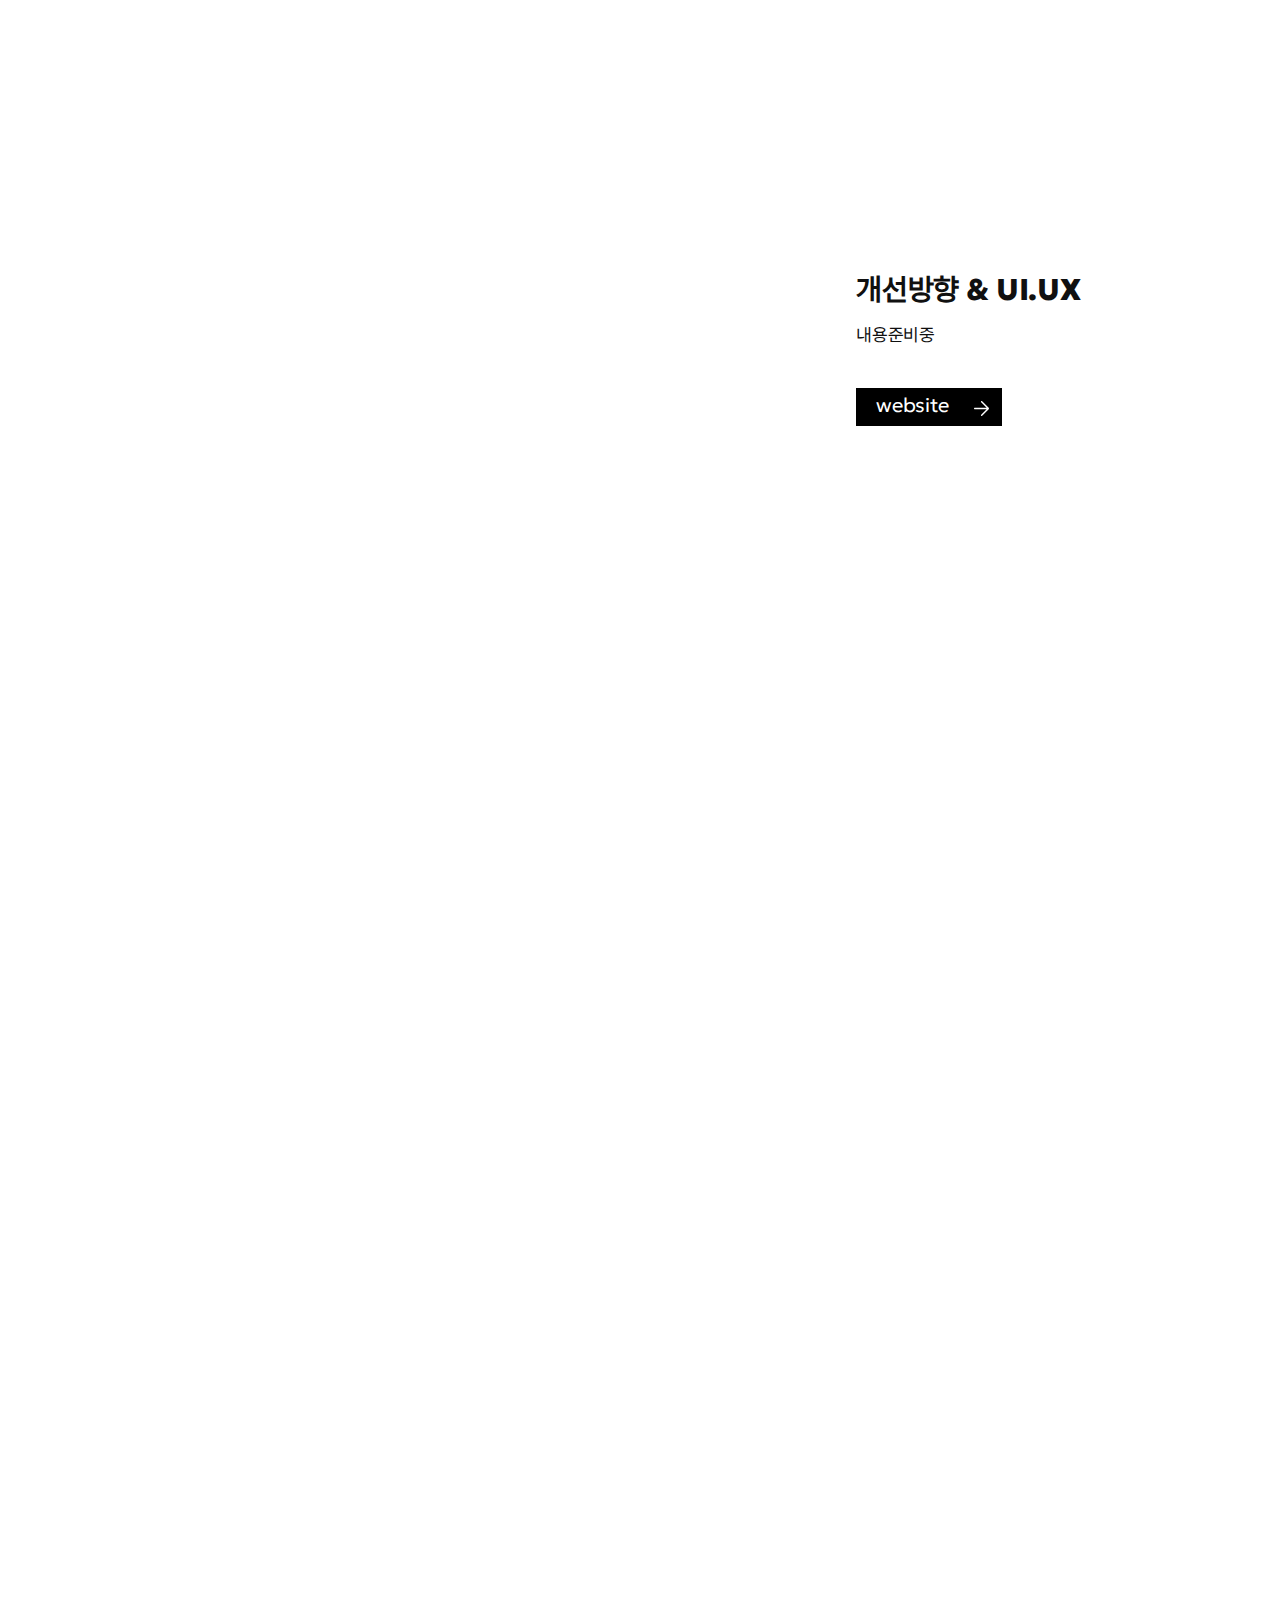
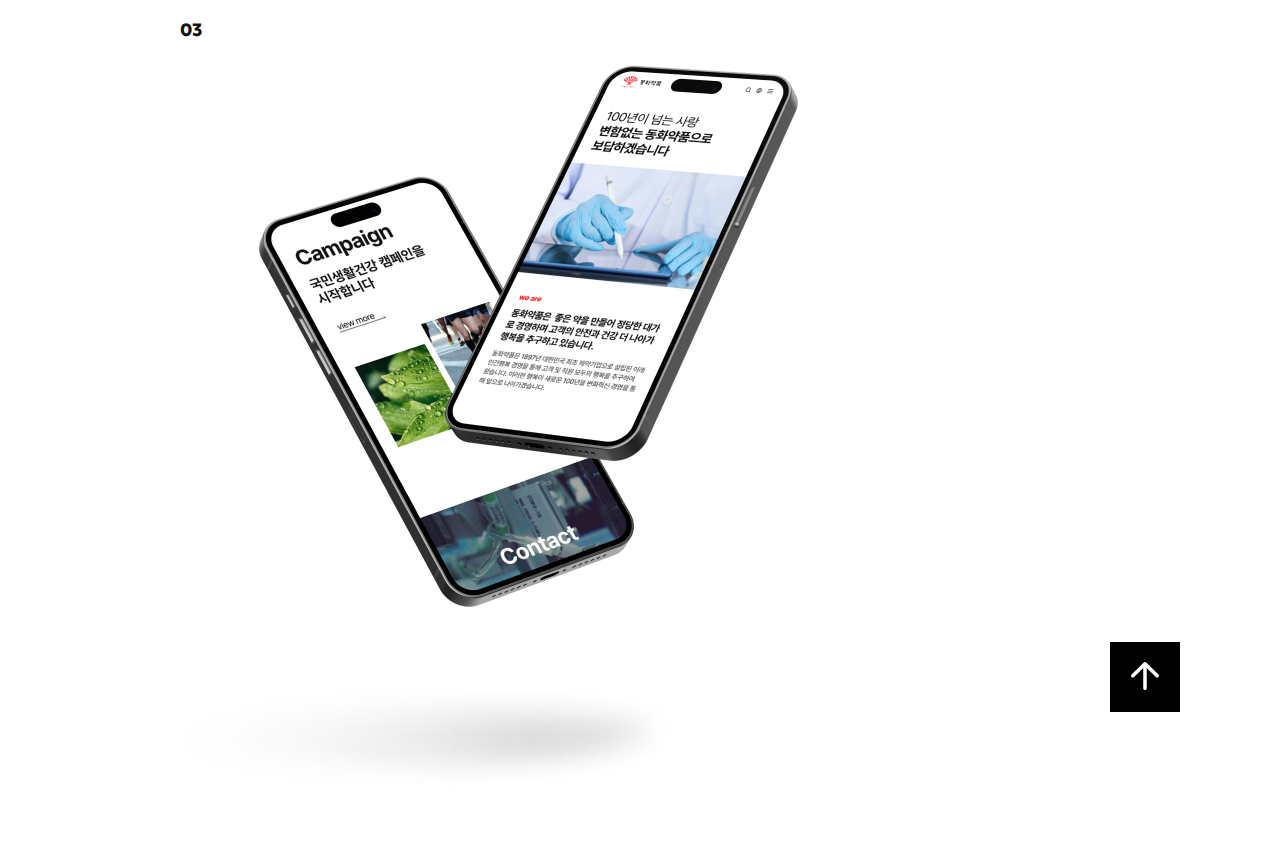
<file: portfolio/contents/starteacher.html>
<!DOCTYPE html>
<html lang="ko">
<head>
    <meta charset="UTF-8">
    <meta name="viewport" content="width=device-width, initial-scale=1.0">
    <link rel="stylesheet" href="../css/contents.css">
    <script src="../js/jquery-3.7.1.min.js"></script>
    <script src="../js/contents.js"></script>
    <link href="https://unpkg.com/aos@2.3.1/dist/aos.css" rel="stylesheet">
    <script src="https://unpkg.com/aos@2.3.1/dist/aos.js"></script>
    <title>별별선생 Design</title>
</head>
<body>
    <div id="wrap" class="donghwa">
        <header>
            <nav>
                <div class="gnb">
                    <div class="wrapper">
                        <div class="inner">
                            <ul>
                                <li><a href="../../index.html">Protfoilo</a></li>
                                <li><a href="../portfolio/contents/track.html">철도박물관</a></li>
                                <li><a href="../portfolio/contents/pocheon.html">포천문화관광</a></li>
                                <li><a href="../contents/donghwa.html">동화약품</a></li>
                                <li class="on" data-on><a href="#n">별별선생</a></li>
                                <li><a href="#n">편집디자인</a></li>
                                <li class="site on" data-on2><a href="../../starteacher/index.html" target="_blank" title="새창링크">Website</a></li>
                            </ul>
                        </div>
                    </div>
                </div>
            </nav>
        </header>
            <div class="tit">
                <div class="wrapper">
                    <div class="Pocheon_tit">
                    <h1>STARx2TEACHER<br><strong>UI.UX WebDesign</strong></h1>
                    </div>
                    <div class="move">
                        <img src="../imges/main/donghwa_ani.png" alt="기차 사진">
                        <img class="cloud" src="../imges/main/donghwa_ani2.png" alt="구름 사진">
                    </div>
                </div><!--wrapper-->
            </div><!--tit-->
        <section class="planning">
            <div class="wrapper">
                <div class="planning_txt">
                    <h2><strong>04</strong>별별선생<span>리뉴얼 설계&구현</span></h2>
                    <p>내용준비중</p>
                </div>
                <div class="planning_photo">
                    <img src="../imges/main/donghwa_photo.png" alt="웹 사진">
                </div>
            </div>
        </section>
        <section class="pc">
            <div class="wrapper">
                <div class="number" data-aos="fade-right" data-aos-delay="30">02</div>
                <div class="inner">
                    <div class="pc_left">
                        <div data-aos="fade-right" data-aos-delay="30"><img src="../imges/main/donghwa_left.png" alt="웹 사진"></div>
                    </div>
                    <div class="pc_right">
                        <div class="direction">
                            <h2>개선방향 & UI.UX</h2>
                            <p>내용준비중</p>
                            <div class="website"><a href="../../donghwa/index.html" target="_blank" title="새창링크" >website</a></div>
                        </div>
                        <div data-aos="fade-left"><img src="../imges/main/donghwa_right.png" alt="웹 사진"></div>
                    </div>
                </div>
            </div><!--wrapper-->
        </section>
        <section class="mobile">
            <div class="wrapper">
                <div class="number">03</div>
                <div class="inner">
                    <div class="m_left">
                        <div class="move">
                            <img class="phone" src="../imges/main/donghwa_m.png" alt="모바일목업 사진">
                        </div>
                        <div>
                            <img class="m_shadow" src="../imges/main/m_shadow.png" alt="모바일목업그림자 사진">
                        </div>
                    </div>
                    <div class="m_right" data-aos="fade-left" data-aos-delay="10">
                        <h2>Typography & Color</h2>
                        <div class="m_txt">
                            <div>
                                <strong>Basics</strong>
                                <span>Prenendard M,B</span>
                            </div>
                        </div><!--m_txt-->
                        <div class="color">
                            <div class="color01">#191E4F</div>
                            <div class="color02">#C9EBFF</div>
                            <div class="color03">#FF0000</div>
                        </div>
                        <div class="m_txt2" >
                            <span>디자인 100%</span>
                            <span>코딩 100%</span>
                            <div class="day">작업기간 : 2024. 04. 22. ~ .</div>
                        </div>
                    </div><!--m_right-->
                </div><!--inner-->
            </div><!--wrapper-->
        </section>
        <div class="top">
            <div class="wrapper">
                <a href="#n">TOP</a>
            </div>
        </div>
    </div><!--wrap-->
</body>
</html>
</file>
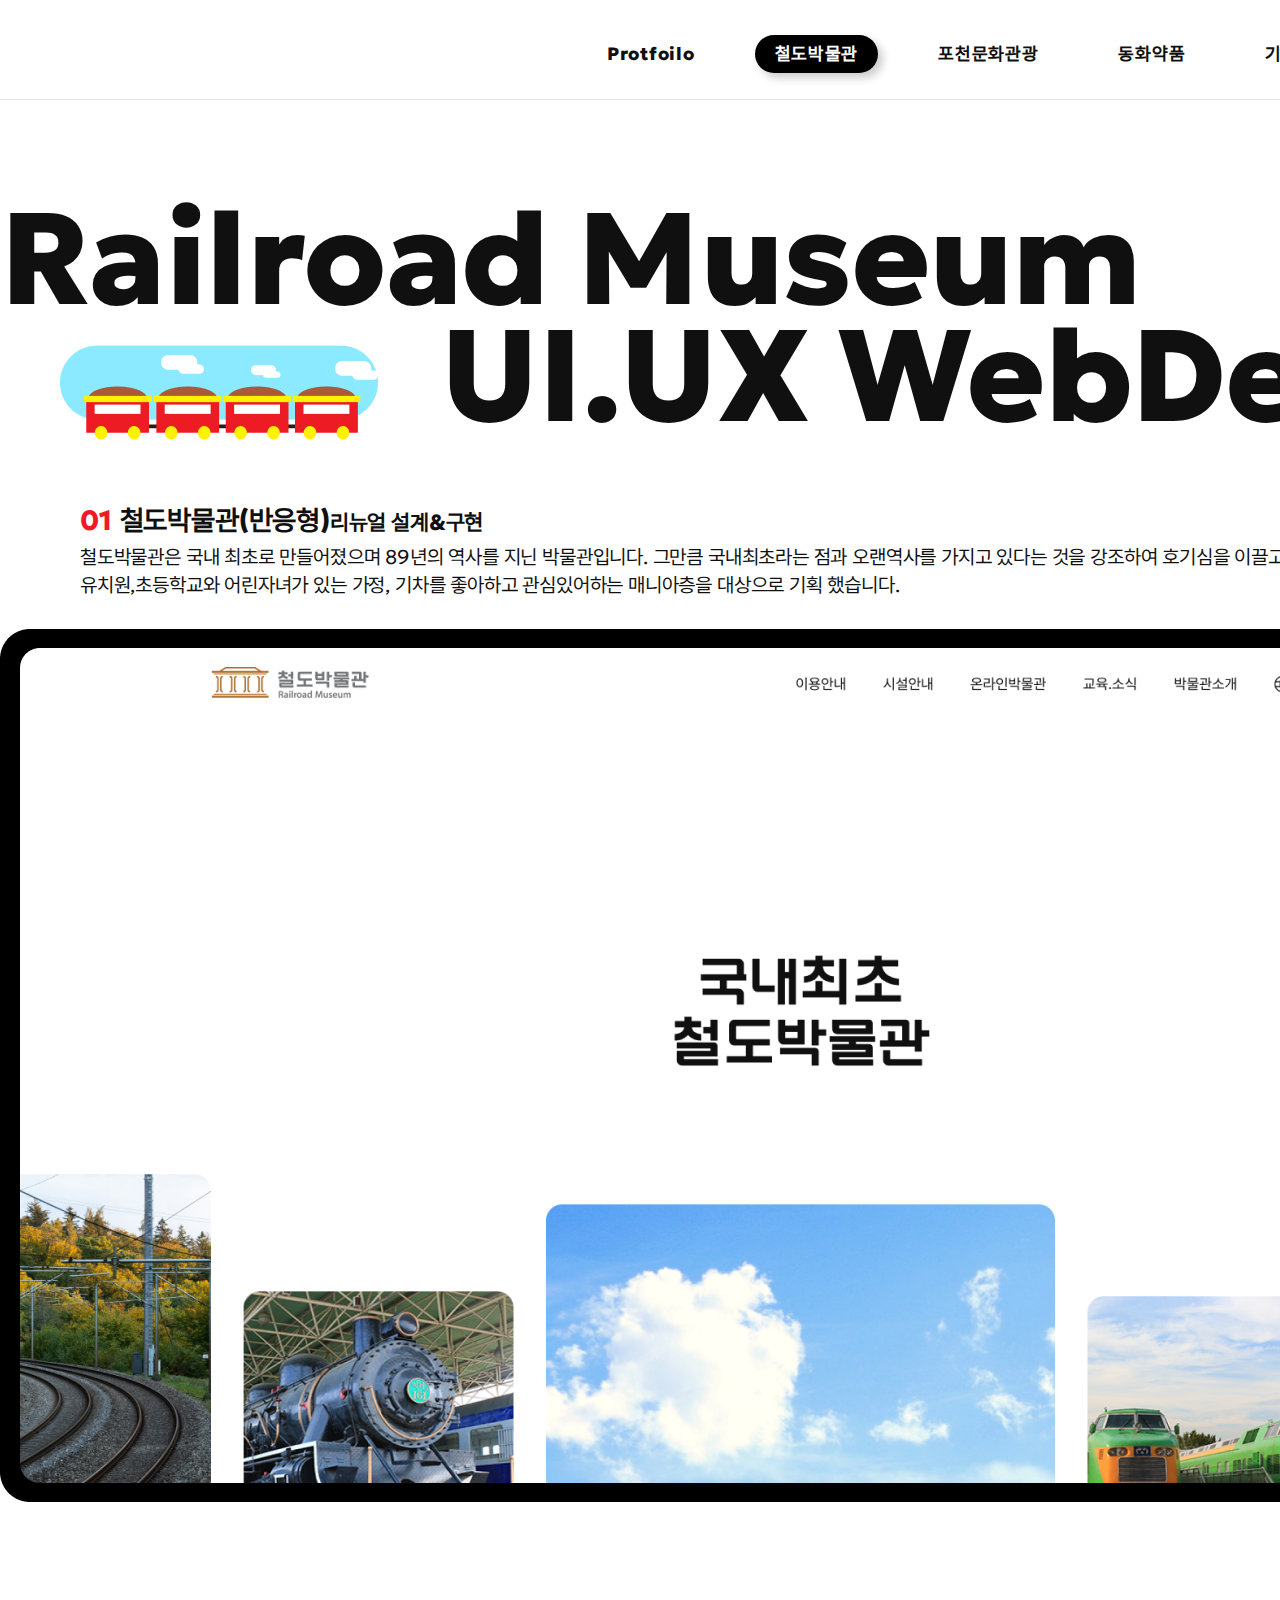
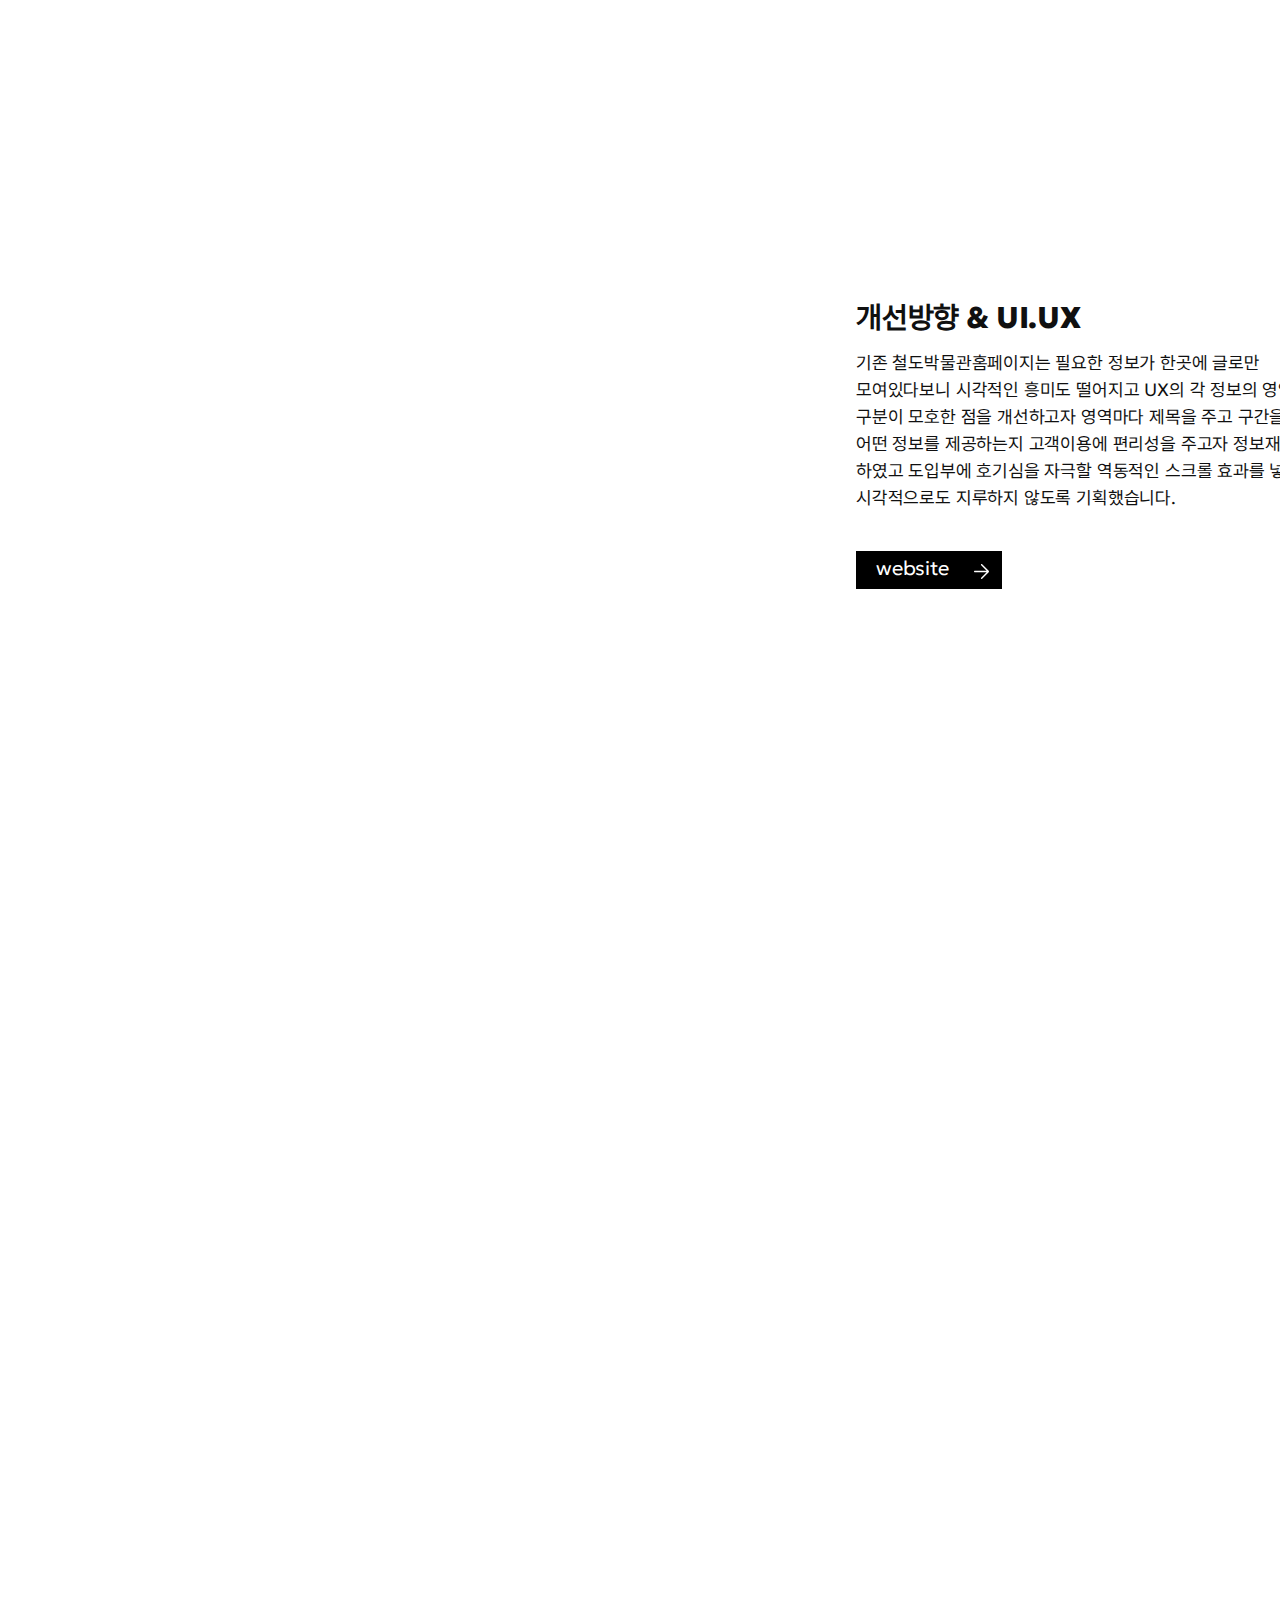
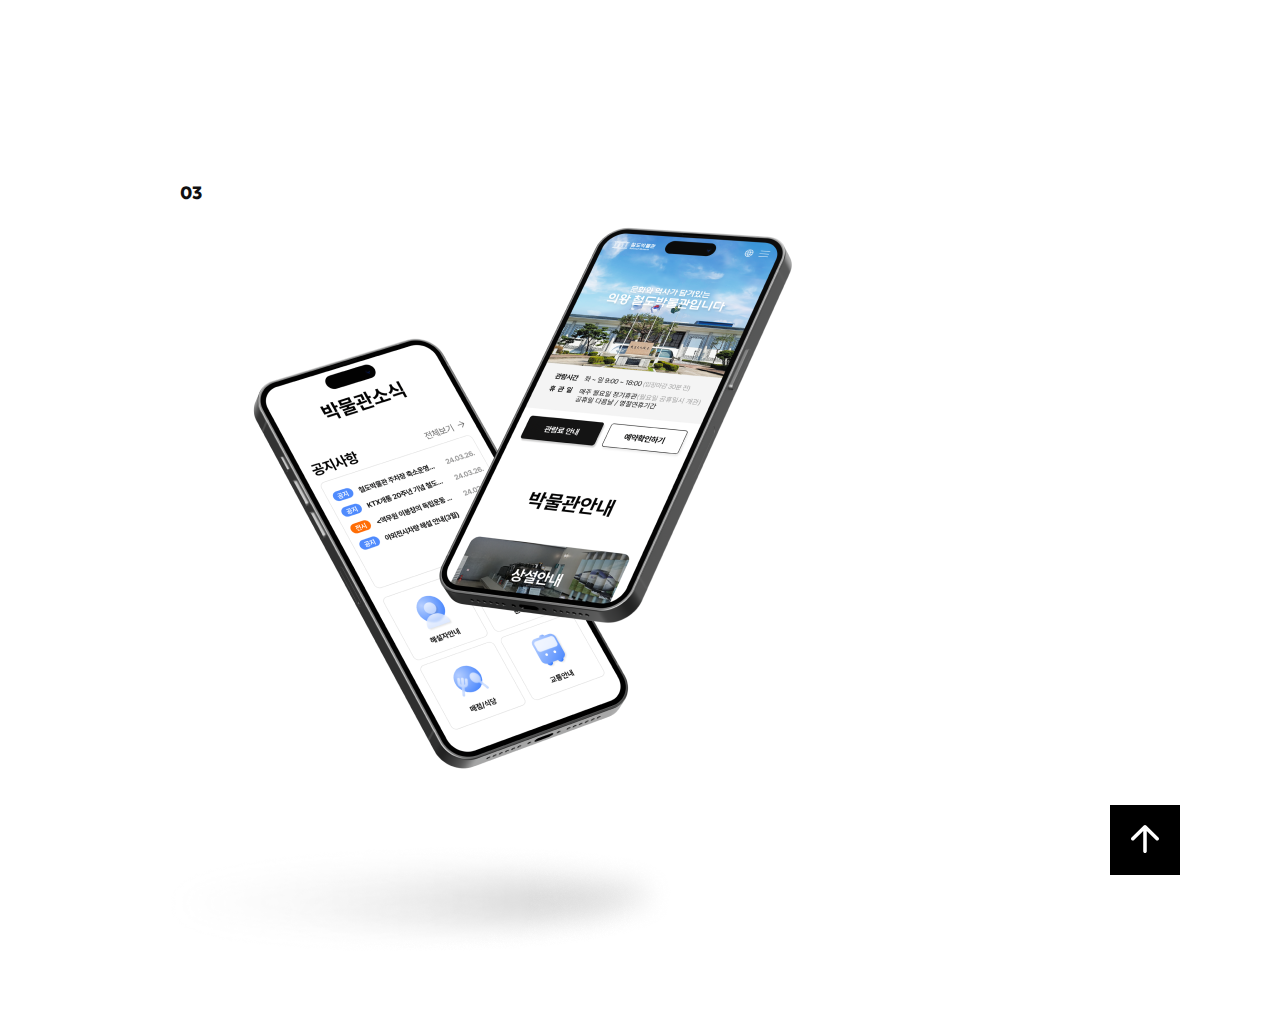
<file: portfolio/contents/track.html>
<!DOCTYPE html>
<html lang="ko">
<head>
    <meta charset="UTF-8">
    <meta name="viewport" content="width=device-width, initial-scale=1.0">
    <link rel="stylesheet" href="../css/contents.css">
    <script src="../js/jquery-3.7.1.min.js"></script>
    <script src="../js/contents.js"></script>
    <link href="https://unpkg.com/aos@2.3.1/dist/aos.css" rel="stylesheet">
    <script src="https://unpkg.com/aos@2.3.1/dist/aos.js"></script>
    <title>철도박물관 Design</title>
</head>
<body>
    <div id="wrap">
        <header>
            <nav>
                <div class="gnb">
                    <div class="wrapper">
                        <div class="inner">
                            <ul>
                                <li><a href="../../index.html">Protfoilo</a></li>
                                <li class="on" data-on><a href="#n">철도박물관</a></li>
                                <li><a href="../../portfolio/contents/pocheon.html">포천문화관광</a></li>
                                <li><a href="../../portfolio/contents/donghwa.html">동화약품</a></li>
                                <li><a href="../../portfolio.pdf" target="_blank" title="새창링크">기타디자인</a></li>
                                <li class="site on" data-on2><a href="../../track/index.html" target="_blank" title="새창링크">Website</a></li>
                            </ul>
                        </div>
                    </div>
                </div>
            </nav>
        </header>
            <div class="tit">
                <div class="wrapper">
                    <h1>Railroad Museum<br><strong>UI.UX WebDesign</strong></h1>
                    <div class="move">
                        <img src="../imges/main/track_ani.png" alt="기차 사진">
                        <img class="cloud" src="../imges/main/cloud.png" alt="구름 사진">
                    </div>
                </div><!--wrapper-->
            </div><!--tit-->
        <section class="planning">
            <div class="wrapper">
                <div class="planning_txt">
                    <h2><strong>01</strong>철도박물관(반응형)<span>리뉴얼 설계&구현</span></h2>
                    <p>철도박물관은 국내 최초로 만들어졌으며 89년의 역사를 지닌 박물관입니다. 그만큼 국내최초라는 점과 오랜역사를 가지고 있다는 것을 강조하여 호기심을 이끌고자 하였고 대상 타켓으로는 유치원,초등학교와 어린자녀가 있는 가정, 기차를 좋아하고 관심있어하는 매니아층을 대상으로 기획 했습니다.</p>
                </div>
                <div class="planning_photo">
                    <img src="../imges/main/top_photo.png" alt="웹 사진">
                </div>
            </div>
        </section>
        <section class="pc">
            <div class="wrapper">
                <div class="number" data-aos="fade-right" data-aos-delay="30">02</div>
                <div class="inner">
                    <div class="pc_left" data-aos="fade-right" data-aos-delay="30">
                        <div><img src="../imges/main/w_photo01.png" alt="웹 사진"></div>
                    </div>
                    <div class="pc_right">
                        <div class="direction">
                            <h2>개선방향 & UI.UX</h2>
                            <p>기존 철도박물관홈페이지는 필요한 정보가 한곳에 글로만 모여있다보니 시각적인 흥미도 떨어지고 UX의 각 정보의 영역에 구분이 모호한 점을 개선하고자 영역마다 제목을 주고 구간을 나누어 어떤 정보를 제공하는지 고객이용에 편리성을 주고자 정보재배치를 하였고 도입부에 호기심을 자극할 역동적인 스크롤 효과를 넣어 시각적으로도 지루하지 않도록 기획했습니다.</p>
                            <div class="website" ><a href="../../track/index.html" target="_blank" title="새창링크">website</a></div>
                        </div>
                        <div data-aos="fade-left"><img src="../imges/main/w_photo02.png" alt="웹 사진"></div>
                    </div>
                </div>
            </div><!--wrapper-->
        </section>
        <section class="mobile">
            <div class="wrapper">
                <div class="number">03</div>
                <div class="inner">
                    <div class="m_left">
                        <div class="move">
                            <img class="phone" src="../imges/main/m_photo.png" alt="모바일목업 사진">
                        </div>
                        <div>
                            <img class="m_shadow" src="../imges/main/m_shadow.png" alt="모바일목업그림자 사진">
                        </div>
                    </div>
                    <div class="m_right" data-aos="fade-left" data-aos-delay="10">
                        <h2>Typography & Color</h2>
                        <div class="m_txt">
                            <div>
                                <strong>Basics</strong>
                                <span>Prenendard M,B</span>
                            </div>
                            <div>
                                <strong>Point</strong>
                                <span>Korail Round Gothic B</span>
                            </div>
                        </div><!--m_txt-->
                        <div class="color">
                            <div class="color01">#101010</div>
                            <div class="color02">#4E8AFD</div>
                            <div class="color03">#FF6C02</div>
                        </div>
                        <div class="m_txt2">
                            <span>디자인 100%</span>
                            <span>코딩 100%</span>
                            <div class="day">작업기간 : 2024. 04. 01. ~ 4. 09.</div>
                        </div>
                    </div><!--m_right-->
                </div><!--inner-->
            </div>
        </section>
        <div class="top">
            <div class="wrapper">
                <a href="#n">TOP</a>
            </div>
        </div>
    </div><!--wrap-->
</body>
</html>
</file>
<file: donghwa/css/main.css>
@import url(default.css);
@import url(common.css);
@import url(layout.css);

.container {
    margin-top: 180px;
}
.visual h1 {
    font-size: 60px;
    margin: 0 0 20px 80px;
}
.visual h1 strong {
    font-weight: 800;
}
.visual .visual_photo img {
    border-radius: 80px 0 80px 0;    
}

.intro .inner {
    display: flex;
    margin: 180px 130px 214px 38%;
    position: relative;
}
.intro .inner .sub_txt {
    font-size: 22px;
    font-weight: 800;
    color: #FF0000;
    margin-right: 24px;
}
.intro .inner .txt h2 {
    font-size: 28px;
    font-weight: 800;
    margin: 0 0 20px 0;
    line-height: 1.22;
}
.intro .inner .txt p {
    font-size: 18px;
    line-height: 1.5;
}
.intro .inner .txt h2::after {
    position: absolute;
    left: 212px;
    top: 25px;
    width: 387px;
    height: 10px;
    z-index: -1;
    background-color: #FD966A;
    content: "";
}
.intro .inner .txt h2 span::after {
    position: absolute;
    left: 88px;
    top: 59px;
    width: 200px;
    height: 10px;
    z-index: -1;
    background-color: #FD966A;
    content: "";
}


.news {
    background: rgba(244, 244, 244, 0.5);
    padding: 80px 400px 70px 280px;
}
.news h2 {
    font-size: 45px;
    font-weight: 800;
}
.news p {
    font-size: 16px;
    margin: 3px 0 50px 0;
}
.news .news_teg ul li {
    font-size: 18px;
    font-weight: 800;
    margin-bottom: 50px;
    padding-left: 20px;
}
.news .news_teg ul li span {
    color:#FF0000;
}
.news .inner {
    display: flex;
}
.news .news_list {
    margin-left: 200px;
    width: 820px;
}
.news .news_list ul li a  {
    display: flex;
    justify-content: space-between;
}
.news .news_list ul li a strong {
    white-space: nowrap;
    overflow: hidden;
    text-overflow: ellipsis;
    color: #3d3d3d;
    margin-bottom: 30px ;
}
.news .news_list ul li a span {
    font-size: 16px;
    margin-left: 100px;
    color: #999;
    white-space: nowrap;
}
.news .more {
    padding: 100px 0 0 180px;
    position: relative;    
}
.news .more a {
    display: block;
    background: #F9F9F9;
    padding: 3px;
    position: relative;
    z-index: 10;
}
.news .more a::after {
    position: absolute;
    left: -10%;
    top: 24px;
    width: 115px;
    height: 5px;
    background-repeat: no-repeat;
    background-position: center center;
    background-size: contain;
    background-image: url("data:image/svg+xml,%3Csvg viewBox='0 0 89 5' fill='none' xmlns='http://www.w3.org/2000/svg'%3E%3Cpath d='M0 4H87L84.3503 1' stroke='black'/%3E%3C/svg%3E%0A");
    content: "";
}
.news .more a:hover {
    font-weight: 800;
}
.news .more .slogan {
    position: absolute;
    left: 116px;
    top: 60px;
    width: 108px;
    height: 108px;
    animation-name: slogan_rotate;
    animation-duration: 10s;
    animation-iteration-count: infinite;
    animation-timing-function: linear;
}
@keyframes slogan_rotate {
    0% { transform: rotate(0deg); }
    100% { transform: rotate(360deg); }    
}

.biz {
    padding: 190px 0 250px 0;
}
.biz .wrapper {
    background: url(../imges/main/biz_bg.png) no-repeat center center / cover;
}
.biz .biz_txt {
    text-align: center;
    color: #fff;
    padding: 74px 0 176px 0;
}
.biz .biz_txt h2 {
    font-size: 40px;
    font-weight: 800;
}
.biz .biz_txt h2 strong {
    font-size: 50px;
}
.biz .biz_txt p {
    margin: 8px 0 24px 0;
}
.biz .biz_txt .more {
    position: relative;
}
.biz .biz_txt .more a {
    display: block;
}
.biz .biz_txt .more a:hover {
    font-weight: 800;
}
.biz .biz_txt .more a::after {
    position: absolute;
    left: 46.9%;
    top: 22px;
    width: 115px;
    height: 4px;
    background-repeat: no-repeat;
    background-position: center center;
    background-size: contain;
    background-image: url("data:image/svg+xml,%3Csvg viewBox='0 0 117 5' fill='none' xmlns='http://www.w3.org/2000/svg'%3E%3Cpath d='M0 4H115L110.941 1' stroke='white'/%3E%3C/svg%3E%0A");
    content: "";
}
.biz .wrapper {
    position: relative;
}
.biz .list {
    color: #fff;
}
.biz .list ul {
    display: flex;
    position: absolute;
    left: 0;
    bottom: -120px;
    padding: 0 125px;
}
.biz .list ul li {
    width: 240px;
    height: 240px;
    padding: 81px 30px 45px 30px;
    margin: 0 15px;
}
.biz .list ul li.list01 {
    background-color: rgba(0, 6, 61, 0.9);
}
.biz .list ul li.list02 {
    background-color: rgba(29, 55, 106, 0.9);
}
.biz .list ul li.list03 {
    background-color: rgba(56, 106, 156, 0.9);
}
.biz .list ul li.list04 {
    background-color: rgba(0, 6, 61, 0.9);
}
.biz .list ul li.list05 {
    background-color: rgba(29, 55, 106, 0.9);
}
.biz .list ul li h3 {
    font-size: 26px;
    font-weight: 800;
    margin-bottom: 20px;
}

.product {
    background-color: #D6F0FF;
    padding: 60px 0 85px 0;
    position: relative;
}
.product::before {
    position: absolute;
    left: 0;
    top: 180px;
    width: 100%;
    color: #fff;
    font-size: 260px;
    font-weight: 700;
    text-align: center;
    content: "PRODUCT";
}
.product .wrapper {
    position: relative;
    z-index: 10;
}
.product h2 {
    font-size: 45px;
    font-weight: 800;
    color: #45646F;
    text-align: center;
}
.product .product_list{
    margin-top: 127px;
}
.product .product_list ul li {
    text-align: center;
    font-weight: 800;
    font-size: 16px;
}
.product .product_list ul li a {
    display: flex;
    flex-direction: column;
    justify-content: flex-end;
    align-items: center;
    height: 580px;
    padding-bottom: 55px;
    transition: padding 0.5s;
}
.product .product_list ul li.swiper-slide-active a {
    padding-bottom: 0;
}
.product .product_list ul li a span {
    color: #666;
    display: block;
    margin-top: 15px;
}
.product .product_list ul li a h3 {
    font-size: 30px;
    color: #45646F;
    margin: 5px 0;
}
.product .product_list ul li a p {
    color: #6097AB;
}
.product .product_list ul li a .photo {
    display: block;
    position: relative;
}
.product .product_list ul li a .photo::after {
    position: absolute;
    left: 20%;
    bottom: 0;
    transform: translate(-50%, 20%);
    width: 210px;
    height: 30px;
    border-radius: 50%;
    background: linear-gradient(90deg, rgba(0,0,0,0), rgba(0,0,0,0.5));
    filter: blur(15px);
    content: "";
}
.product .product_list ul li.swiper-slide-active a .photo::after {
    width: 260px;
    height: 37px;
}
.product .product_list ul li a .photo img {
    position: relative;
    z-index: 10;
}
.product .product_list ul li a .photo .img1 {
    width: 106px;
    transition: 0.5s;
}
.product .product_list ul li a .photo  .img2,
.product .product_list ul li a .photo  .img3 {
    width: 130px;
    transition: 0.5s;
}
.product .product_list ul li.swiper-slide-active a .photo  .img1 {
    width: 140px;
}
.product .product_list ul li.swiper-slide-active a .photo  .img2,
.product .product_list ul li.swiper-slide-active a .photo  .img3 {
    width: 160px;
}
.product .product_list button {
    position: absolute;
    top: 260px;
    z-index: 11;
    width: 60px;
    height: 60px;
    background-position: center center;
    background-repeat: no-repeat;
    background-size: contain;
    font-size: 0;
    line-height: 0;
}
.product .product_list .prev {
    background-image: url(../../portfolio/imges/main/prev.svg);
    left: 0;
}
.product .product_list .next {
    background-image: url(../../portfolio/imges/main/next.svg);
    right: 0;
}


.campaign {
    padding: 228px 0 230px 0;
}
.campaign .inner {
    display: flex;
}
.campaign .inner .cam_tit {
    margin: 0 167px 0 16%;
}
.campaign .inner .cam_tit h2 {
    font-size: 45px;
    font-weight: 800;
}
.campaign .inner .cam_tit p {
    font-size: 28px;
    font-weight: 800;
    margin: 22px 0 64px 0;
}
.campaign .cam_tit .more {
    position: relative;
}
.campaign .cam_tit .more a {
    display: block;
}
.campaign .cam_tit .more a:hover {
    font-weight: 800;
}
.campaign .cam_tit .more a::after {
    position: absolute;
    left: -12px;
    top: 20px;
    width: 115px;
    height: 5px;
    background-repeat: no-repeat;
    background-position: center center;
    background-size: contain;
    background-image: url("data:image/svg+xml,%3Csvg viewBox='0 0 89 5' fill='none' xmlns='http://www.w3.org/2000/svg'%3E%3Cpath d='M0 4H87L84.3503 1' stroke='black'/%3E%3C/svg%3E%0A");
    content: "";
}
.campaign .inner .cam_photo {
    margin: 0 17% 0 0;
}
.campaign .inner .cam_photo img.cam01 {
    margin: 108px 30px 0 0;
}
.campaign .inner .cam_photo img.cam02 {
    margin: 0 0 80px 0;
}

.contact  {
    padding-bottom: 186px;
    text-align: center;
    color: #fff;
}
.contact .wrapper {
    background: url(../imges/main/Contact.png)no-repeat center center / cover;
    padding: 82px 0 86px 0;
}
.contact h2 {
    font-size: 45px;
    font-weight: 800;
}
.contact p {
    font-size: 30px;
    font-weight: 800;
    margin: 31px 0 68px 0;
    line-height: 1.4;
    letter-spacing : 0.02em;

}
.contact .more {
    position: relative;
}
.contact .more a {
    display: block;
}
.contact .more a:hover {
    font-weight: 800;
}
.contact .more a::after {
    position: absolute;
    left: 46.9%;
    top: 22px;
    width: 115px;
    height: 4px;
    background-repeat: no-repeat;
    background-position: center center;
    background-size: contain;
    background-image: url("data:image/svg+xml,%3Csvg viewBox='0 0 117 5' fill='none' xmlns='http://www.w3.org/2000/svg'%3E%3Cpath d='M0 4H115L110.941 1' stroke='white'/%3E%3C/svg%3E%0A");
    content: "";
}
</file>
<file: starteacher/css/main.css>
@import url(default.css);
@import url(common.css);
@import url(layout.css);


#wrap {
    background-color: #000;
}

.visual {
    padding: 280px 0 80px 0;
    text-align: center;
    color: #fff;
    width: 100%;
    height: 1300px;
    background: url(../imgs/main/top_bg.png) no-repeat center center / cover;
}
.visual h2 {
    font-size: 20px;
    font-weight: 800;
}
.visual h2 strong {
    color: #FFD600;
}
.visual p {
    font-size: 50px;
    font-weight: 600;
    margin: 75px 0 125px 0;
    line-height: 1.1;
}
.visual p span {
    font-weight: 800;
}
.visual p span strong {
    font-size: 80px;
    margin-left: 7px;
}
/*검색*/
.visual .v_search {
    max-width: 780px;
    width: 100%;
    height: 76px;
    border: 2px solid #999;
    background-color: #fff;
    border-radius: 50px;
    margin: 0 auto;
    position: relative;
    padding: 0 0 0 50px;
    display: flex;
    align-items: center;
}
.visual .v_search:hover {
    box-shadow: 5px 5px 8px rgba(0, 0, 0, 0.4);
}
.visual .v_search label {
    display: none;
}
.visual .v_search input::placeholder {
    color: #C6C6C6;
}
.visual .v_search input[type="text"] {
    font-size: 24px;
    font-weight: 800;
    color: #000;
    width: calc(100% - 90px);
    border: 0;
    outline: 0;
}
.visual .v_search input[type="submit"] {
    border: 0;
    background-color: transparent;
    font-size: 0;
    line-height: 0;
    width: 30px;
    height: 30px;
    background-position: center center;
    background-repeat: no-repeat;
    background-image: url("data:image/svg+xml,%3Csvg viewBox='0 0 28 28' fill='none' xmlns='http://www.w3.org/2000/svg'%3E%3Cpath d='M22.0968 20.1475L28 26.0507L26.0507 28L20.1475 22.0968C18.0249 23.795 15.3331 24.8108 12.4054 24.8108C5.55763 24.8108 0 19.2532 0 12.4054C0 5.55763 5.55763 0 12.4054 0C19.2532 0 24.8108 5.55763 24.8108 12.4054C24.8108 15.3331 23.795 18.0249 22.0968 20.1475ZM19.3314 19.1247C21.0169 17.3877 22.0541 15.0183 22.0541 12.4054C22.0541 7.07454 17.7363 2.75676 12.4054 2.75676C7.07454 2.75676 2.75676 7.07454 2.75676 12.4054C2.75676 17.7363 7.07454 22.0541 12.4054 22.0541C15.0183 22.0541 17.3877 21.0169 19.1247 19.3314L19.3314 19.1247Z' fill='%23C6C6C6'/%3E%3C/svg%3E%0A");
    margin: 0 0 0 30px;
    cursor: pointer;
}


.teacher {
    padding: 0 0 110px 0;
}
.teacher .t_tit {
    color: #fff;
    margin: 5px 0 50px 0;
    position: relative;
}
.teacher .t_tit h2 {
    font-size: 45px;
    font-weight: 800;
}
.teacher .t_tit p {
    font-size: 20px;
    margin: 8px 0 0 0;
}
.teacher .more {
    position: absolute;
    right: 0;
    bottom: 0;
    color: #fff;
}
.teacher .more a {
    display: block;
    background-color: #0066FF;
    border-radius: 50px;
    padding: 15px 43px;
}
.teacher .more a:hover {
    font-weight: 800;
}
.teacher .swiper ul li {
    width: 21%;
}
.teacher .swiper ul {
    transition-timing-function: linear;
}
.teacher .swiper ul li a {
    display: block;
    background: #fff;
    box-shadow: 2px 2px 5px rgba(0,0,0,0.1);
    border-radius: 20px;
}
.teacher .swiper ul li a .photo {
    display: block;
    overflow: hidden;
}
.teacher .swiper ul li a .photo img {
    width: 100%;
    border-radius: 20px 20px 0 0 ;
}
.teacher .swiper ul li a .t_txt {
    padding: 40px 30px;
}
.teacher .swiper ul li a em {
    font-size: 14px;
    color: #999;
}
.teacher .swiper ul li a h2,
.teacher .swiper ul li a p {
    font-weight: 800;
    white-space: nowrap;
    text-overflow: ellipsis;
    overflow: hidden;
}
.teacher .swiper ul li a h2 {
    font-size: 20px;
    margin: 16px 0 4px 0;
}
.teacher .swiper ul li a p {
    font-size: 26px;   
}
@media screen and (max-width:1024px){
    .teacher .swiper ul li a .photo img {
        display: none;
    }
    .teacher .swiper ul li a,
    .teacher .swiper ul li a em {
        color: #fff;
    }
    .teacher .swiper ul li.t_01 a {
        background-color: #FF5C00;
    }
    .teacher .swiper ul li.t_02 a {
        background-color: #038D00;
    }
    .teacher .swiper ul li.t_03 a {
        background-color: #0056D7;
    }
    .teacher .swiper ul li a h2 {
        font-size: 18px;
    }
    .teacher .swiper ul li a p {
        font-size: 24px;   
    }
}

.review {
    background: url(../imgs/main/review_bg.png) no-repeat center center / cover;
    padding: 140px 0 160px 0;
    position: relative;
}
.review .swiper {
    padding: 0 0 80px 0;
}
.review .wrapper > h2 {
    font-size: 45px;
    font-weight: 800;
    color: #fff;
    padding: 0 0 11px 0;
    text-align: center;
}
.review .more {
    text-align: center;
    margin: 10px 0 70px 0;
}
.review .more a {
    display: inline-block;
    background-color: #0066FF;
    border-radius: 50px;
    color: #fff;
    padding: 15px 43px;
}
.review .more a:hover {
    font-weight: 800;
    box-shadow: 4px 5px 8px rgba(0, 0, 0, 0.4);
}
.review .swiper ul {
    padding: 20px 0 0 0;
}
.review .swiper ul li {
    color: #000;
}
.review .swiper ul li a {
    display: block;
    background-color: #fff;
    border-radius: 10px;    
    padding: 35px 35px;
    box-shadow: 4px 5px 8px rgba(0,0,0,0.5);
}
.review .swiper ul li a .rev_id {
    display: flex;
    align-items: center;
}
.review .swiper ul li a .rev_id .name {
    margin: 0 0 0 15px;
}
.review .swiper ul li a .rev_id .name strong {
    font-size: 16px;
    font-weight: 800;
    color: #2d2d2d;
}
.review .swiper ul li a .rev_id .name span {
    display: block;
    font-size: 13px;
    color: #999;
    margin: 2px 0 0 0;
}
.review .swiper ul li a .rev_txt {
    margin: 27px 0 0 0;
}
.review .swiper ul li a .rev_txt h2 {
    font-size: 18px;
    font-weight: 800;
}
.review .swiper ul li a .rev_txt p {
    font-size: 14px;
    margin: 10px 0 30px 0;
    height:40px;
    line-height:20px;
    text-overflow: ellipsis;
    overflow: hidden;
    word-break: break-word;  
    display: -webkit-box;
    -webkit-line-clamp: 2;
    -webkit-box-orient: vertical;
}
.review .swiper ul li .score {
    display: inline-block;
    border: 1px solid #999;
    border-radius: 50px;
    padding: 3px 15px 3px 30px;
    position: relative;
}
.review .swiper ul li .score::after {
    position: absolute;
    left: 10px;
    top: 7px;
    width: 13px;
    height: 13px;
    background-position: center center;
    background-repeat: no-repeat;
    background-size: contain;
    background-image: url("data:image/svg+xml,%3Csvg viewBox='0 0 15 15' fill='none' xmlns='http://www.w3.org/2000/svg'%3E%3Cpath d='M4.5625 8.64062L0 5.35156H5.63281L7.35938 0L9.10938 5.35156H14.7422L10.1797 8.64062L11.9453 14.0312L7.35938 10.7031L2.80469 14.0312L4.5625 8.64062Z' fill='%23FF0000'/%3E%3C/svg%3E%0A");
    content: "";
}
.review .swiper .swiper-pagination-bullet {
    width: 10px;
    height: 10px;
    background: transparent;
    border: 1px solid #fff;
    opacity: 1; 
}
.review .swiper .swiper-pagination-bullet-active {
    width: 30px;
    transition: width .5s;
    border-radius: 10px;
    background: #fff;
    border: 1px solid transparent;
}
.review button {
    position: absolute;
    top: 55%;
    width: 17px;
    height: 30px;
    background-position: center center;
    background-repeat: no-repeat;
    background-size: contain;
    font-size: 0;
    line-height: 0;
}
.review button.prev {
    background-image: url("data:image/svg+xml,%3Csvg viewBox='0 0 17 31' fill='none' xmlns='http://www.w3.org/2000/svg'%3E%3Cpath d='M4.101 15.3794L16.4073 27.6857C16.7839 28.0622 16.9768 28.4628 16.986 28.8876C16.9953 29.3124 16.8024 29.7297 16.4073 30.1396C16.0122 30.5496 15.6032 30.7606 15.1803 30.7726C14.7574 30.7847 14.3329 30.5729 13.9066 30.1374L0.667779 16.8985C0.460016 16.6807 0.29679 16.4445 0.178103 16.1899C0.059368 15.9352 0 15.6602 0 15.3649C0 15.0696 0.059368 14.7946 0.178103 14.5399C0.29679 14.2853 0.460016 14.0541 0.667779 13.8463L13.9066 0.6074C14.3144 0.199736 14.7343 -0.00272133 15.1665 2.76187e-05C15.5986 0.00282479 16.0122 0.209188 16.4073 0.619118C16.8024 1.02905 17 1.44176 17 1.85723C17 2.27271 16.8024 2.67798 16.4073 3.07306L4.101 15.3794Z' fill='white' fill-opacity='0.5'/%3E%3C/svg%3E%0A");
    left: 100px;
}
.review button.next {
    background-image: url("data:image/svg+xml,%3Csvg viewBox='0 0 17 31' fill='none' xmlns='http://www.w3.org/2000/svg'%3E%3Cpath d='M12.8852 15.3935L0.579909 3.08832C0.202778 2.71119 0.0095808 2.31023 0.000321319 1.88545C-0.00898639 1.46072 0.183919 1.04339 0.579039 0.63347C0.97411 0.223545 1.3831 0.0125541 1.80599 0.000497492C2.22889 -0.0115591 2.65808 0.195526 3.09357 0.621752L16.3323 13.8605C16.5308 14.0875 16.6917 14.3284 16.815 14.583C16.9383 14.8377 17 15.1127 17 15.408C17 15.7033 16.9382 15.9787 16.8145 16.2343C16.6908 16.4899 16.5293 16.7173 16.3301 16.9165L3.09581 30.1492C2.67735 30.5676 2.2641 30.7633 1.85605 30.7365C1.44801 30.7096 1.04645 30.4911 0.651378 30.0812C0.256259 29.6713 0.0586999 29.2586 0.0586999 28.8431C0.0586999 28.4277 0.25655 28.0221 0.652248 27.6264L12.8852 15.3935Z' fill='white' fill-opacity='0.5'/%3E%3C/svg%3E%0A");
    right: 100px;
}
/* 마우스 오버 */
.review .swiper ul li a:hover  {
    transform: translate(0, -20px);
    transition: 0.5s;
}


.info {
    background: url(../imgs/main/info_bg.png) no-repeat center center / cover;
    padding: 247px 0 212px 0;
}
.info .inner {
    display: flex;
}
.info .inner .info_left img {
    width: 90%;
}
.info .inner .info_right {
    color: #fff;
    text-align: right;
    padding: 207px 0 0 200px;
}
.info .inner .info_right h2,
.info .inner .info_right h3 {
    font-weight: 800;
}
.info .inner .info_right h2 {
    font-size: 24px;
}
.info .inner .info_right h3 {
    font-size: 50px;
    margin: 5px 0 20px 0;
}
.info .inner .info_right .more {
    margin: 10px 0 70px 0;
}
.info .inner .info_right .more a {
    display: inline-block;
    background-color: #0066FF;
    border-radius: 50px;
    color: #fff;
    padding: 15px 43px;
}
.info .inner .info_right .more a:hover {
    font-weight: 800;
    box-shadow: 4px 5px 8px rgba(0, 0, 0, 0.4);
}

.banner {
    background: url(../imgs/main/banner_bg.png) no-repeat center center / cover;
    padding: 60px 0 55px 0;
    color: #fff;
}
.banner h2 {
    font-size: 28px;
}
.banner h3 {
    font-size: 50px;
    font-weight: 800;
}
.banner .more a {
    display: inline-block;
    border: 1px solid #fff;
    border-radius: 50px;
    padding: 15px 34px;
    margin: 15px 0 0 0;
}
.board  {
    position: relative;
}
.board .inner {
    display: flex;
    justify-content: space-between;
} 
.board .inner a {
    display: block;
    font-weight: 800;
}
.board .inner a.left {
    background: linear-gradient(to left, #cdcdcd, #fff 50%, #cdcdcd 90%);
    width: 50%;
    height: 220px;
    padding: 60px 40px;
}
.board .inner a.right {
    background: linear-gradient(to left, #200041, #6A00D3 50%, #200041 90%);
    width: 50%;
    height: 220px;
    color: #fff;
}
.board .inner a h2 {
    font-size: 40px;
}
.board .inner a p {
    font-size: 16px;
}
</file>
<file: portfolio/css/contents.css>
@import url(default.css);
@import url(common.css);



header {
    height: 100px;
    font-size: 18px;
    font-weight: 800;
    border-bottom: 1px solid rgba(0, 0, 0, 0.1);
}
header .gnb .inner {
    float: right;
    margin: 35px 50px 0 0;
}
header .gnb .inner ul {
    display: flex;
}
header .gnb .inner ul li.site a {
    position: relative;
    padding: 8px 40px 8px 20px;
    color: #ED1C24;
}
header .gnb .inner ul li.site a::after {
    position: absolute;
    right: 20px;
    top: 10px;
    width: 15px;
    height: 15px;
    background-position: center center;
    background-repeat: no-repeat;
    background-size: contain;
    background-image: url("data:image/svg+xml,%3Csvg viewBox='0 0 12 12' fill='none' xmlns='http://www.w3.org/2000/svg'%3E%3Cpath d='M1.16951 12C0.845006 12 0.568959 11.8862 0.341367 11.6586C0.113789 11.431 0 11.155 0 10.8305V1.16951C0 0.845006 0.113789 0.568959 0.341367 0.341367C0.568959 0.113789 0.845253 0 1.17025 0H5.18972C5.31582 0 5.42471 0.0454447 5.51637 0.136333C5.60805 0.227222 5.65389 0.335135 5.65389 0.460073C5.65389 0.587874 5.60805 0.698489 5.51637 0.791918C5.42471 0.885359 5.31582 0.93208 5.18972 0.93208H1.17128C1.11149 0.93208 1.05667 0.956995 1.00682 1.00683C0.956995 1.05667 0.93208 1.11149 0.93208 1.17128V10.8287C0.93208 10.8885 0.956995 10.9433 1.00682 10.9932C1.05667 11.043 1.11149 11.0679 1.17128 11.0679H10.8287C10.8885 11.0679 10.9433 11.043 10.9932 10.9932C11.043 10.9433 11.0679 10.8885 11.0679 10.8287V6.81028C11.0679 6.68418 11.1133 6.57529 11.204 6.48363C11.2947 6.39195 11.4033 6.34611 11.5299 6.34611C11.6564 6.34611 11.7664 6.39195 11.8599 6.48363C11.9533 6.57529 12 6.68418 12 6.81028V10.8298C12 11.1547 11.8862 11.431 11.6586 11.6586C11.431 11.8862 11.155 12 10.8305 12H1.16951ZM11.0679 1.59732L4.55287 8.11611C4.44866 8.21727 4.3435 8.26586 4.23741 8.26187C4.13129 8.25788 4.02317 8.19957 3.91304 8.08696C3.80043 7.97683 3.74412 7.86595 3.74412 7.75433C3.74412 7.64272 3.79962 7.53265 3.91063 7.42412L10.4027 0.93208H8.20805C8.07909 0.93208 7.96886 0.886726 7.87737 0.796018C7.78589 0.705311 7.74015 0.596679 7.74015 0.470121C7.74015 0.343563 7.78589 0.233571 7.87737 0.140142C7.96886 0.0467141 8.07909 0 8.20805 0H12V3.79195C12 3.92091 11.9546 4.03114 11.8637 4.12263C11.7728 4.21411 11.6649 4.25985 11.5399 4.25985C11.4121 4.25985 11.3015 4.21411 11.2081 4.12263C11.1146 4.03114 11.0679 3.92091 11.0679 3.79195V1.59732Z' fill='black' fill-opacity='0.5'/%3E%3C/svg%3E%0A");
    content: "";
} 
header .gnb .inner ul li {
    margin: 0 0 0 40px;
}
header .gnb .inner ul li a {
    display: block;
    padding: 8px 20px;
    letter-spacing : 0.04em;
}
/*마우스 오버 */
header .gnb .inner ul li.on a{
    background-color: #000;
    border-radius: 50px;
    color: #fff;
    box-shadow: 5px 5px 8px rgba(0, 0, 0, 0.2);
}
header .gnb .inner ul li.on.site a {
    background-color: #ED1C24;
}
header .gnb .inner ul li.on.site a::after {
    background-image: url("data:image/svg+xml,%3Csvg viewBox='0 0 12 12' fill='none' xmlns='http://www.w3.org/2000/svg'%3E%3Cpath d='M1.16951 12C0.845006 12 0.568959 11.8862 0.341367 11.6586C0.113789 11.431 0 11.155 0 10.8305V1.16951C0 0.845006 0.113789 0.568959 0.341367 0.341367C0.568959 0.113789 0.845253 0 1.17025 0H5.18972C5.31582 0 5.42471 0.0454447 5.51637 0.136333C5.60805 0.227222 5.65389 0.335135 5.65389 0.460073C5.65389 0.587874 5.60805 0.698489 5.51637 0.791918C5.42471 0.885359 5.31582 0.93208 5.18972 0.93208H1.17128C1.11149 0.93208 1.05667 0.956995 1.00682 1.00683C0.956995 1.05667 0.93208 1.11149 0.93208 1.17128V10.8287C0.93208 10.8885 0.956995 10.9433 1.00682 10.9932C1.05667 11.043 1.11149 11.0679 1.17128 11.0679H10.8287C10.8885 11.0679 10.9433 11.043 10.9932 10.9932C11.043 10.9433 11.0679 10.8885 11.0679 10.8287V6.81028C11.0679 6.68418 11.1133 6.57529 11.204 6.48363C11.2947 6.39195 11.4033 6.34611 11.5299 6.34611C11.6564 6.34611 11.7664 6.39195 11.8599 6.48363C11.9533 6.57529 12 6.68418 12 6.81028V10.8298C12 11.1547 11.8862 11.431 11.6586 11.6586C11.431 11.8862 11.155 12 10.8305 12H1.16951ZM11.0679 1.59732L4.55287 8.11611C4.44866 8.21727 4.3435 8.26586 4.23741 8.26187C4.13129 8.25788 4.02317 8.19957 3.91304 8.08696C3.80043 7.97683 3.74412 7.86595 3.74412 7.75433C3.74412 7.64272 3.79962 7.53265 3.91063 7.42412L10.4027 0.93208H8.20805C8.07908 0.93208 7.96886 0.886726 7.87737 0.796018C7.78589 0.705311 7.74015 0.596679 7.74015 0.470121C7.74015 0.343563 7.78589 0.233571 7.87737 0.140142C7.96886 0.0467141 8.07908 0 8.20805 0H12V3.79195C12 3.92091 11.9546 4.03114 11.8637 4.12263C11.7728 4.21411 11.6649 4.25985 11.5399 4.25985C11.4121 4.25985 11.3015 4.21411 11.2081 4.12263C11.1146 4.03114 11.0679 3.92091 11.0679 3.79195V1.59732Z' fill='white'/%3E%3C/svg%3E%0A");
}

.tit {
    letter-spacing : -0.03em; /* 글자자간*/
    padding: 100px 0 0 0;
    line-height: 0.9;
}
.tit .wrapper {
    position: relative;
}
.tit h1 {
    font-size: 130px;
    font-weight: 800;
}
.tit h1 strong {
    margin-left: 440px;
}
.tit .move {
    position: absolute;
    left: 60px;
    top: 145px;
    overflow: hidden;
}
.tit .move img.cloud {
    position: absolute;
    right: 0;
    top: 10px;
    animation: cloud_move;
    animation-duration: 10s;
    animation-iteration-count: infinite;
    animation-timing-function: linear;
}
/*donghwa*/
.donghwa .tit .move img.cloud {
    position: absolute;
    right: 0;
    top: 3px;
    animation: cloud_move;
    animation-duration: 10s;
    animation-iteration-count: infinite;
    animation-timing-function: linear;
}

@keyframes cloud_move {
    0% { transform: translate(213px, 0); }
    100% { transform: translate(-400px, 0); }
}

/*Pocheon_tit*/
.tit .Pocheon_tit h1 {
    font-size: 130px;
    letter-spacing : -0.04em;
}
.tit .Pocheon_tit h1 strong {
    margin-left: 500px;
}


.planning .planning_txt {
    padding: 70px 80px 0 80px;
}
.planning .planning_txt h2 {
    font-size: 28px;
    font-weight: 800;
}
.planning .planning_txt h2 strong {
    color: #ED1C24;
    font-family: Geologica;
    margin-right: 8px;
}
.planning .planning_txt h2 span {
    font-size: 22px;
}
.planning .planning_txt p {
    font-size: 20px;
    margin: 5px 0 30px 0;
    line-height: 1.4;
}

/* 동화약품 */
.donghwa .planning .planning_txt h2 span {
    margin-left: 10px;
}

.pc {
    font-size: 20px;
    padding: 280px 0 0 0 ;
}
.pc .number {
    font-weight: 800;
    padding-left: 100px;
}
.pc .inner {
    display: flex;
}
.pc .inner .pc_left {
    padding: 10px 40px 0 70px;
}
.pc .inner .pc_right {
    padding: 10px 78px 0 30px;
}
.pc .inner .pc_right .direction {
    margin: 80px 0 0 20px;
}
.pc .inner .pc_right .direction h2 {
    font-size: 30px;
    font-weight: 800;
    margin-bottom: 13px;
}
.pc .inner .pc_right .direction p {
    font-size: 18px;
    width: 500px;
    line-height: 1.5;
}
.pc .inner .pc_right .direction .website {
    margin: 40px 0 90px 0;
}
.pc .inner .pc_right .direction .website a {
    display: block;
    width: 146px;
    height: 38px;
    background: #000;
    color: #fff;
    padding: 5px 0 4px 20px;
    position: relative;
}
.pc .inner .pc_right .direction .website a::after {
    position: absolute;
    right: 13px;
    top: 13px;
    width: 15px;
    height: 15px;
    background-position: center center;
    background-repeat: no-repeat;
    background-size: contain;
    background-image: url("data:image/svg+xml,%3Csvg viewBox='0 0 12 12' fill='none' xmlns='http://www.w3.org/2000/svg'%3E%3Cpath d='M10.0897 6.57383H0.568074C0.411514 6.57383 0.277699 6.51883 0.166629 6.40884C0.0555428 6.29886 0 6.1653 0 6.00817C0 5.85103 0.0555351 5.71502 0.166605 5.60015C0.277691 5.48528 0.411514 5.42785 0.568074 5.42785H10.0897L5.73067 1.01789C5.61712 0.903018 5.55611 0.767926 5.54762 0.612611C5.53915 0.457296 5.59638 0.313651 5.71931 0.181673C5.83921 0.0538846 5.97516 -0.00648941 6.12717 0.000551526C6.27918 0.00760839 6.41515 0.0703716 6.53507 0.188841L11.7724 5.49456C11.8436 5.56973 11.8993 5.64948 11.9396 5.73379C11.9799 5.81812 12 5.90918 12 6.00696C12 6.10472 11.9799 6.19576 11.9396 6.28009C11.8993 6.36441 11.8468 6.43935 11.782 6.50492L6.53958 11.8086C6.40878 11.9409 6.27328 12.0046 6.13308 11.9997C5.99288 11.9948 5.86283 11.927 5.74292 11.7961C5.62 11.6672 5.55853 11.528 5.55853 11.3786C5.55853 11.2293 5.62 11.095 5.74292 10.976L10.0897 6.57383Z' fill='white'/%3E%3C/svg%3E%0A");
    content: "";
}
.pc .inner .pc_right .direction .website a:hover {
    box-shadow: 5px 5px 10px rgba(0, 0, 0, 0.2);
}

.mobile {
    padding: 180px 0 60px 0;
}
.mobile .number {
    font-weight: 800;
    padding-left: 180px;
}
.mobile .inner {
    display: flex;
}
.mobile .inner .m_left .move {
    text-align: center;
}
.mobile .inner .m_left .move img.phone {
    padding: 20px 230px 0 250px;
    animation-name: phone_move;
    animation-duration: 5s;
    animation-iteration-count: infinite;
    animation-timing-function: linear;
}
@keyframes phone_move {
    0% { transform:translate(0, 90px) }
    50% { transform:translate(0, 50px) }
    100% { transform:translate(0, 90px) }
}
.mobile .inner .m_left img.m_shadow {
    padding: 50px 230px 0 150px;
    animation-name: shadow_move;
    animation-duration: 5s;
    animation-iteration-count: infinite;
    animation-timing-function: linear;
}
@keyframes shadow_move {
    0% { opacity: 1; }
    50% { opacity: 0.5; }
    100% { opacity: 1; }
}

.mobile .inner .m_right {
    margin-top: 200px;
    transition: 1.0s;
}
.mobile .inner .m_right h2 {
    font-size: 35px;
    font-weight: 800;
    margin: 30px 0 45px 0;
}
.mobile .inner .m_right .m_txt strong,
.mobile .inner .m_right .m_txt span {
    font-size: 16px;
    font-weight: 800;
}
.mobile .inner .m_right .m_txt span {
    font-weight: 300;
    color: #999;
}
.mobile .inner .m_right .color {
    display: flex;
}
.mobile .inner .m_right .color .color01,
.mobile .inner .m_right .color .color02,
.mobile .inner .m_right .color .color03 {
    background-color: #101010;
    width: 80px;
    height: 80px;
    border-radius: 100%;
    color: rgba(253, 253, 253, 0.8);
    padding-top: 33px;
    font-size: 12px;
    text-align: center;
    margin: 30px 10px 40px 0;
}
.mobile .inner .m_right .color .color02 {
    background-color: #4E8AFD;
}
.mobile .inner .m_right .color .color03 {
    background-color: #FF6C02;
}

/*pocheon*/
.pocheon .mobile .inner .m_right .color .color01 {
    background-color: #2E84B1;
}
.pocheon .mobile .inner .m_right .color .color02 {
    background-color: #000233;
}
.pocheon .mobile .inner .m_right .color .color03 {
    background-color: #E3F3FF;
    color: #585858;
}
/*donghwa*/
.donghwa .mobile .inner .m_right .color .color01 {
    background-color: #191E4F;
}
.donghwa .mobile .inner .m_right .color .color02 {
    background-color: #C9EBFF;
}
.donghwa .mobile .inner .m_right .color .color03 {
    background-color: #FF0000;
}

.mobile .inner .m_right .m_txt2 {
    font-size: 14px;
    color: #999;
    padding-left: 10px;
}
.mobile .inner .m_right .m_txt2 span {
    margin-right: 10px;
}
.mobile .inner .m_right .m_txt2 .day {
    margin-top: 3px;
}
.top {
    position: relative;
    font-size: 0;
    line-height: 0;
}
.top a {
    position: absolute;
    right: 100px;
    bottom: 150px;
    width: 70px;
    height: 70px;
    background-color: #000;
    background-image: url(../imges/main/Vector.svg);
    background-repeat: no-repeat;
    background-position: center center;
}
</file>
